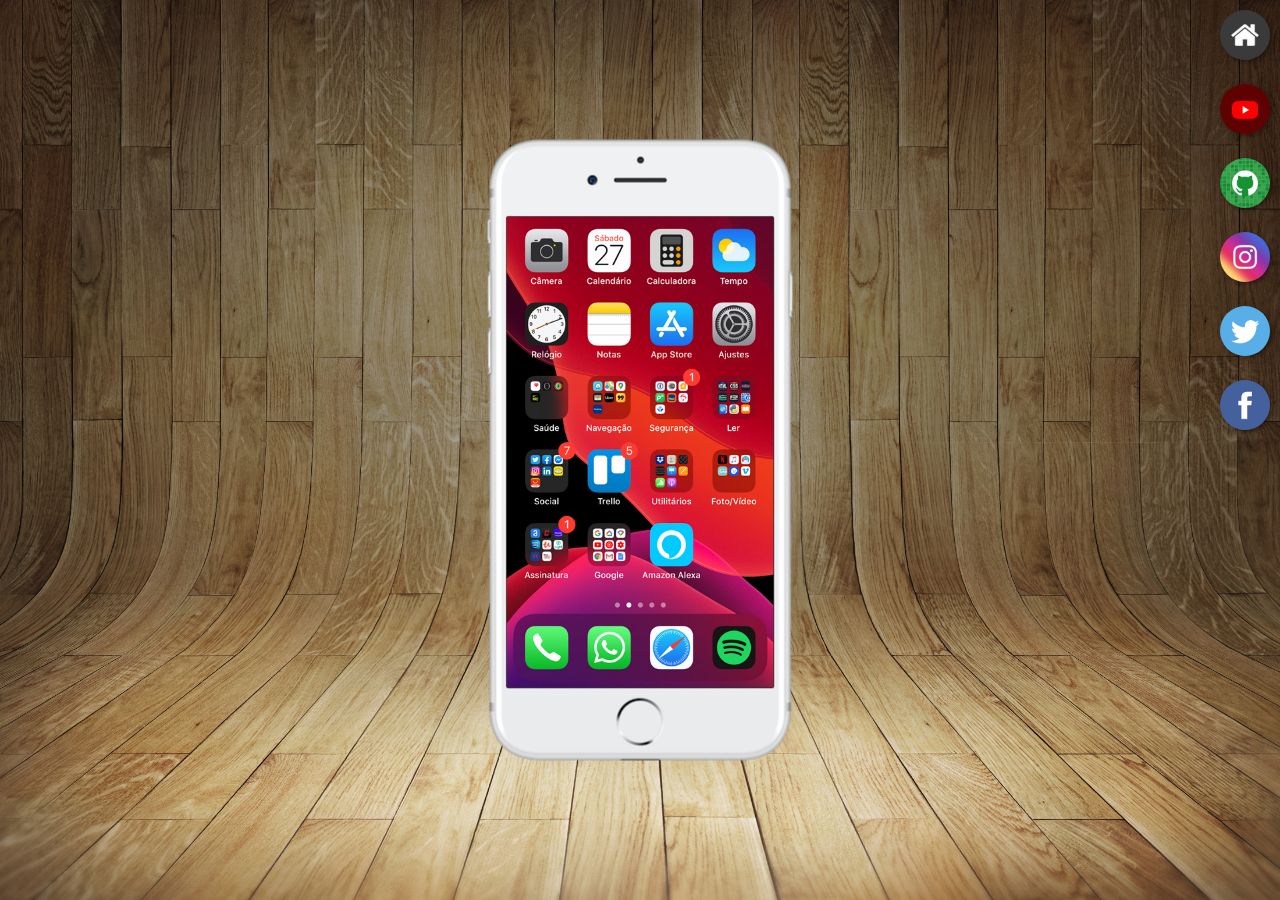
<file: index.html>
<!DOCTYPE html>
<html lang="pt-br">
<head>
    <meta charset="UTF-8">
    <meta name="viewport" content="width=device-width, initial-scale=1.0">
    <title>Projeto Redes Sociais</title>
    <link rel="shortcut icon" href="favicon.ico" type="image/x-icon">
    <link rel="stylesheet" href="estilos/style.css">
</head>
<body>
    <main>
        <section id="telefone">
            <iframe src="home.html" name="tela" id="tela" frameborder="0"></iframe>
        </section>
        <section id="redes-sociais">
            <a href="home.html" target="tela"><img src="imagens/logo-home.jpg" alt="Home"></a><br>
            <a href="youtube.html" target="tela"><img src="imagens/logo-youtube.jpg" alt="Youtube"></a><br>
            <a href="github.html" target="tela"><img src="imagens/logo-github.jpg" alt="GitHub"></a><br>
            <a href="instagram.html" target="tela"><img src="imagens/logo-instagram.jpg" alt="Instagram"></a><br>
            <a href="twitter.html" target="tela"><img src="imagens/logo-twitter.jpg" alt="Twitter"></a><br>
            <a href="facebook.html" target="tela"><img src="imagens/logo-facebook.jpg" alt="Facebook"></a>
        </section>
    </main>
</body>
</html>
</file>
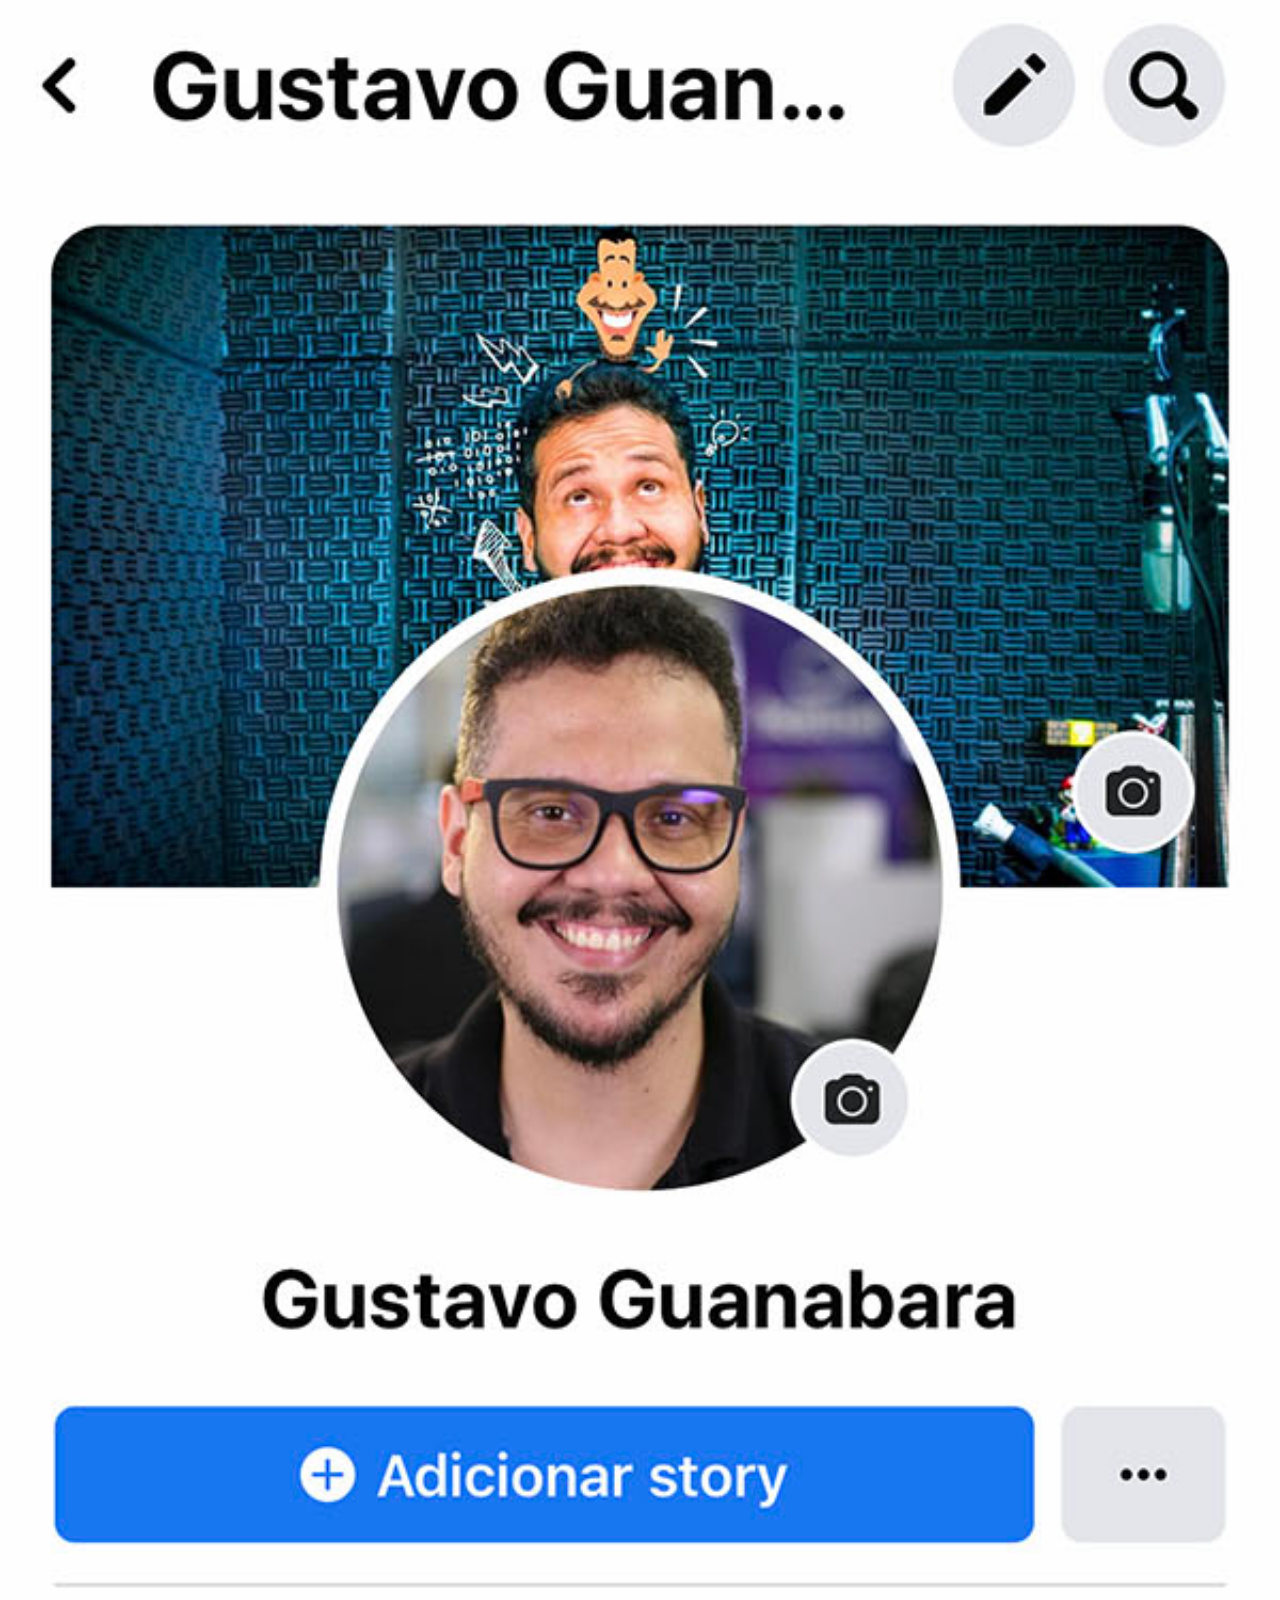
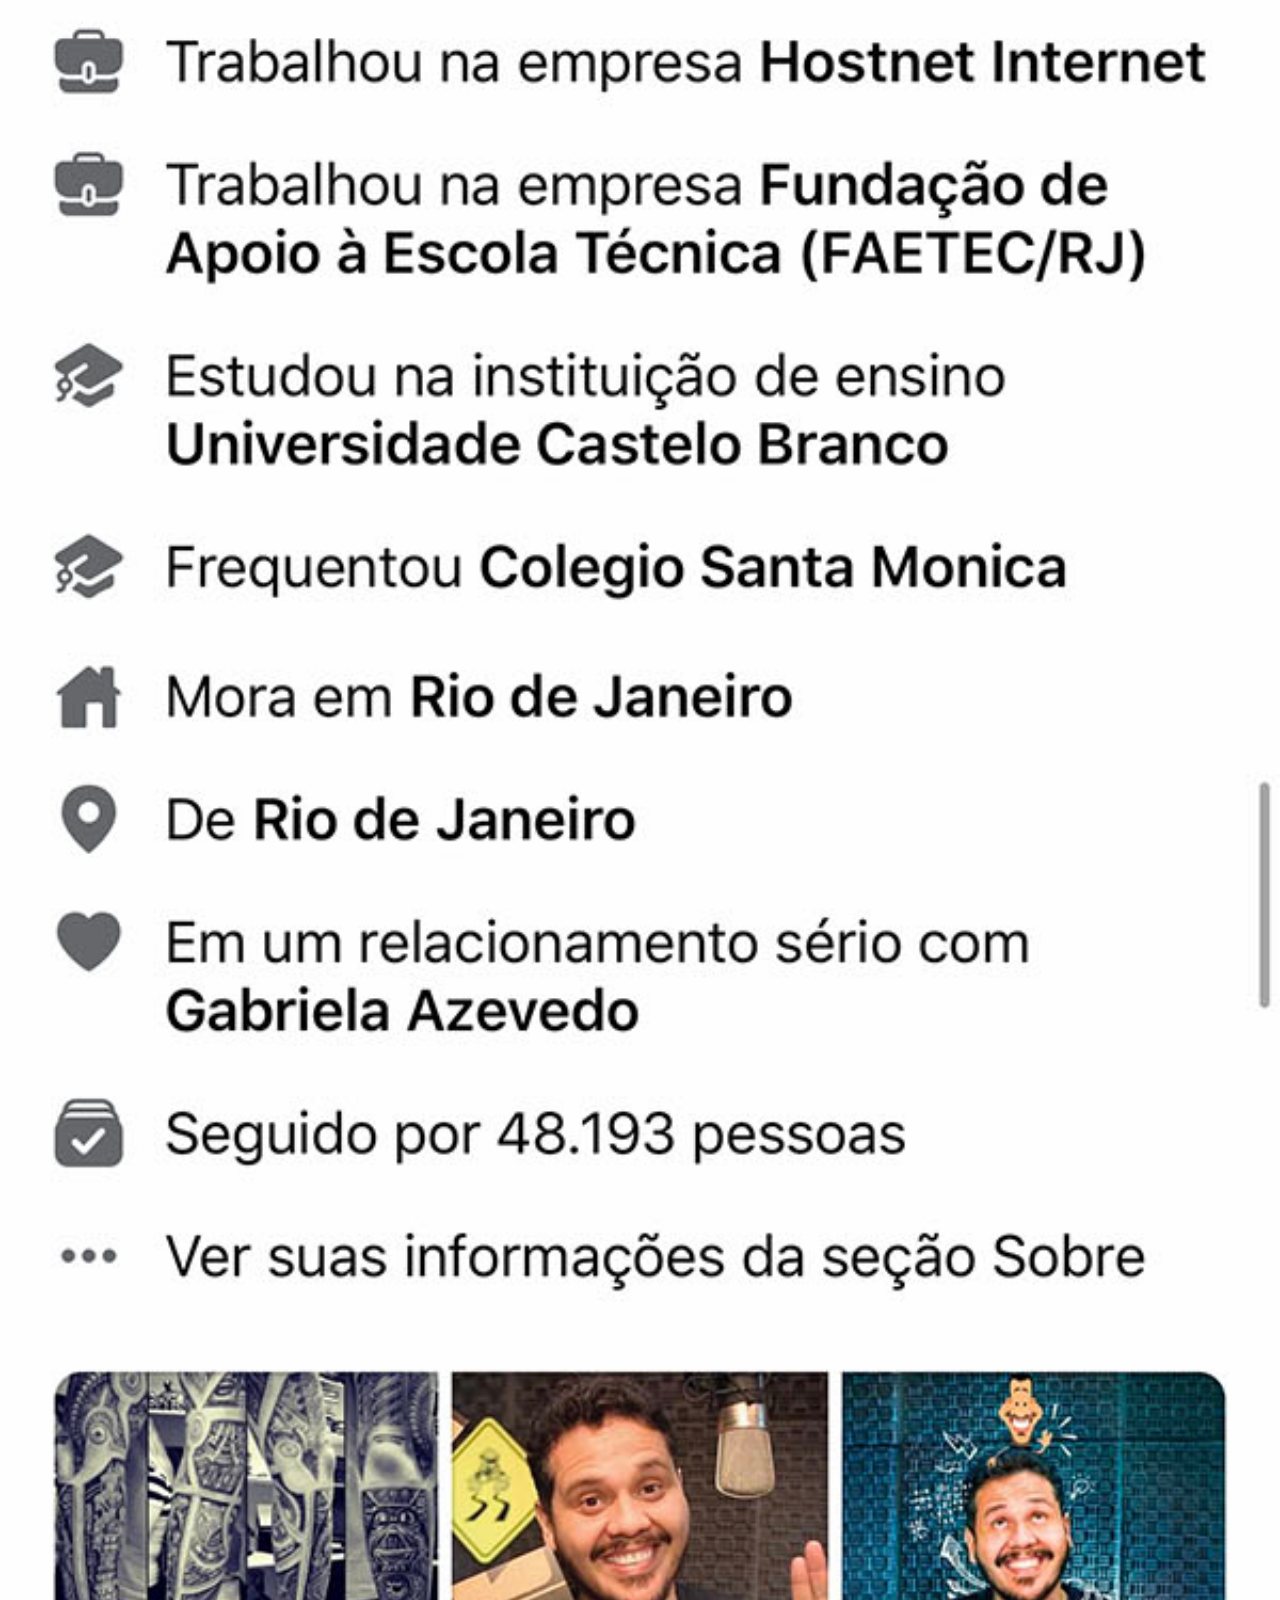
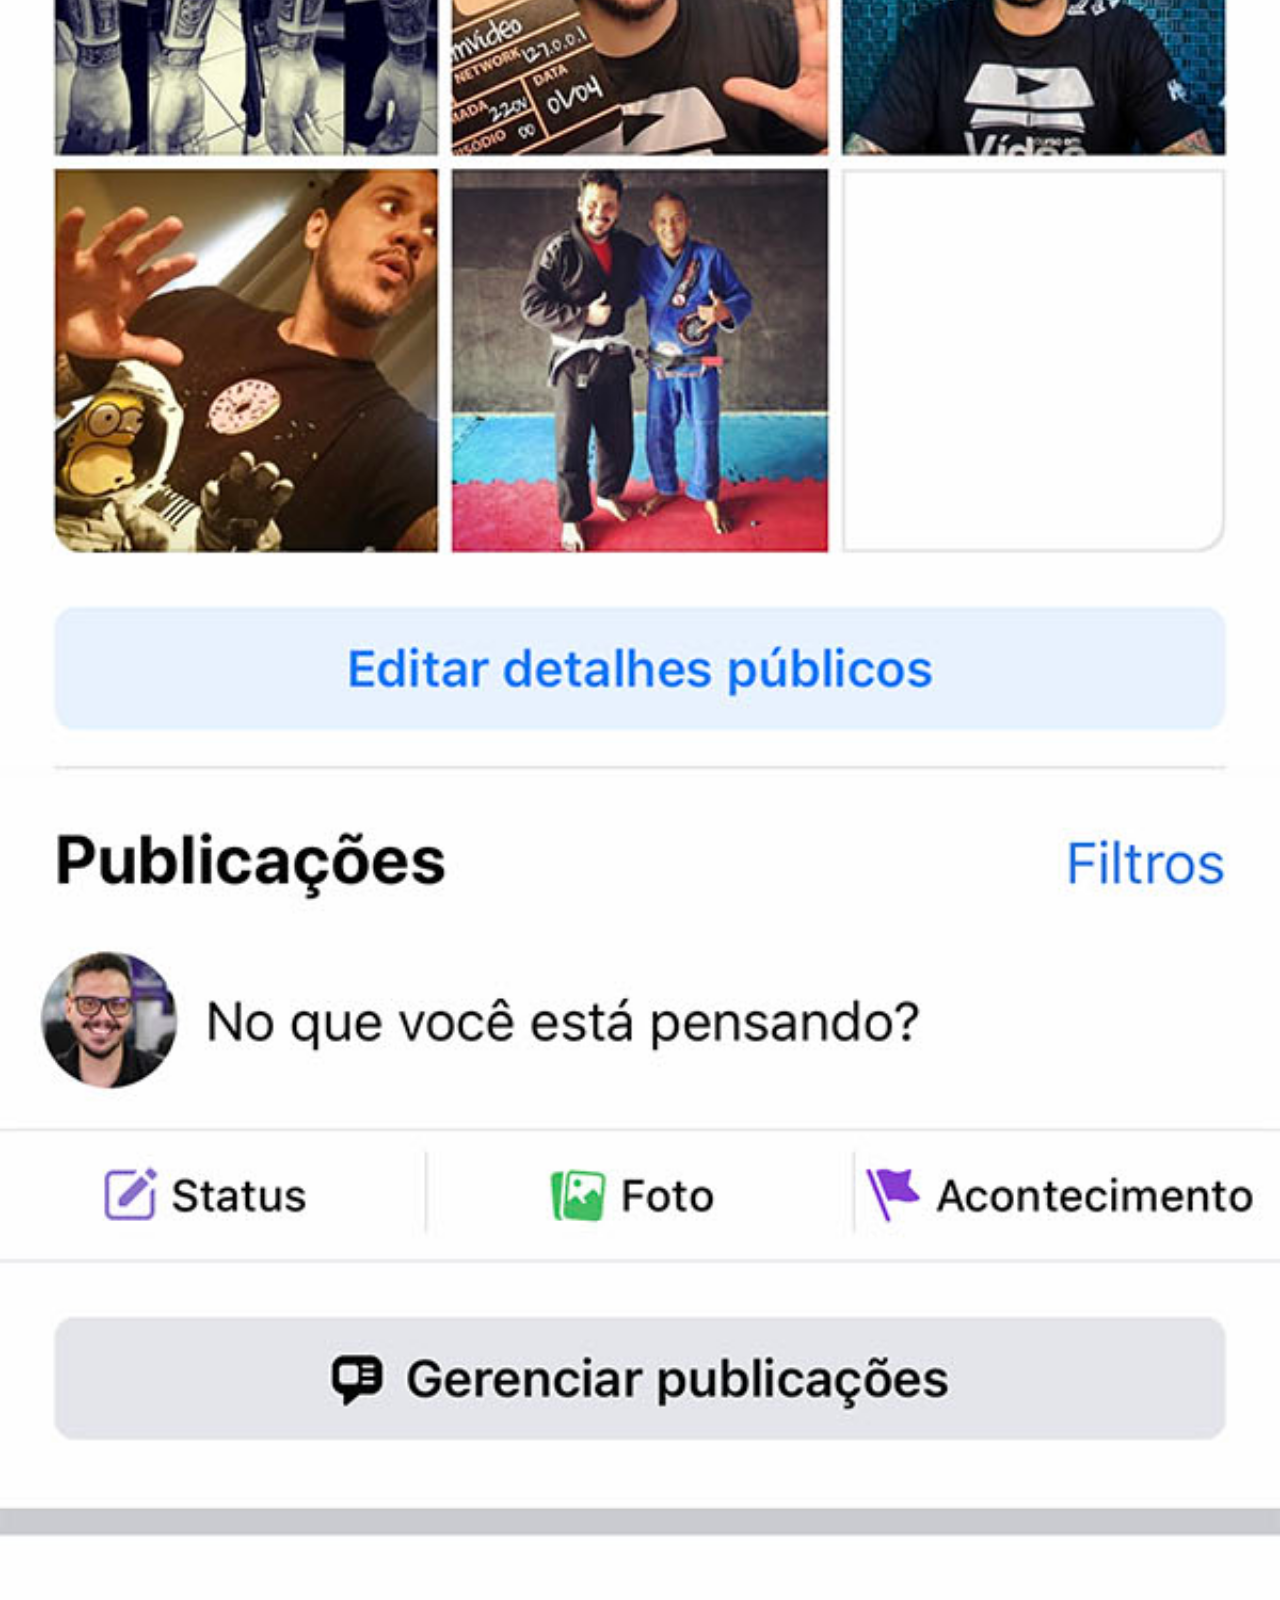
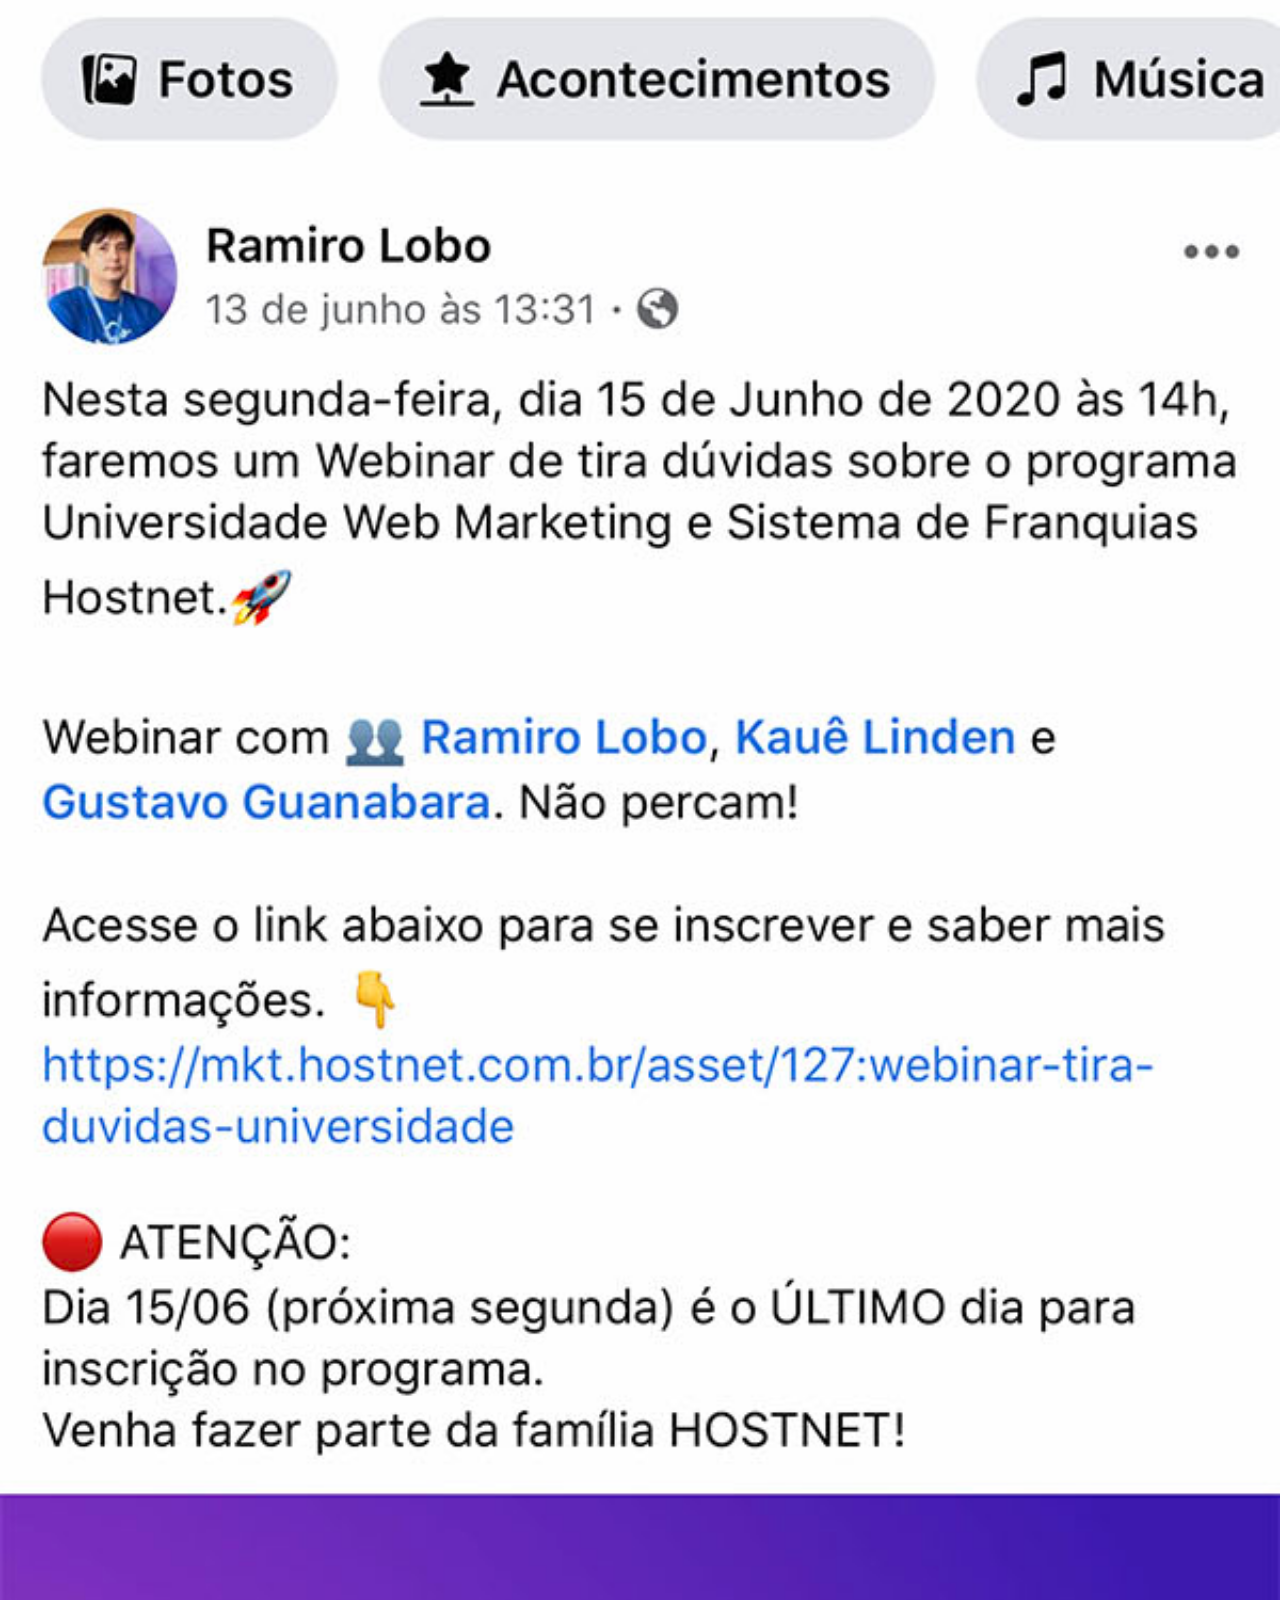
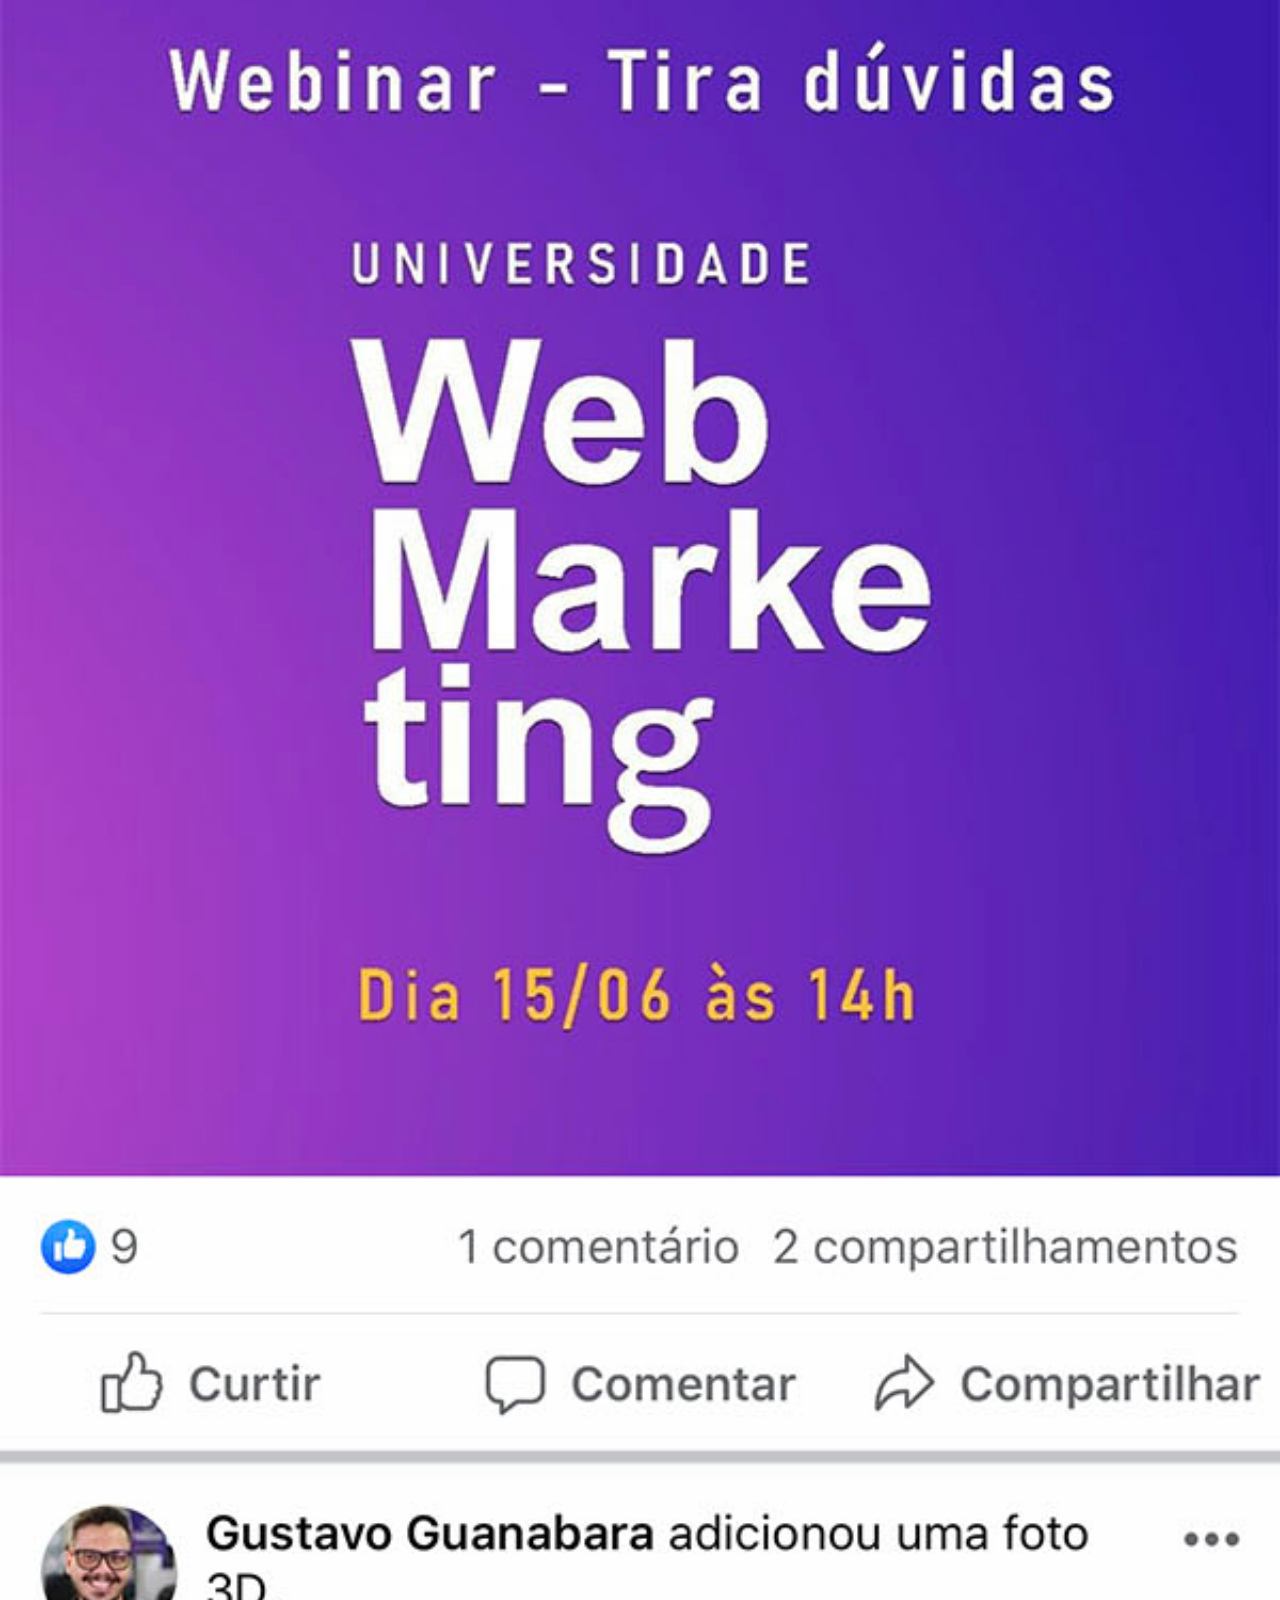
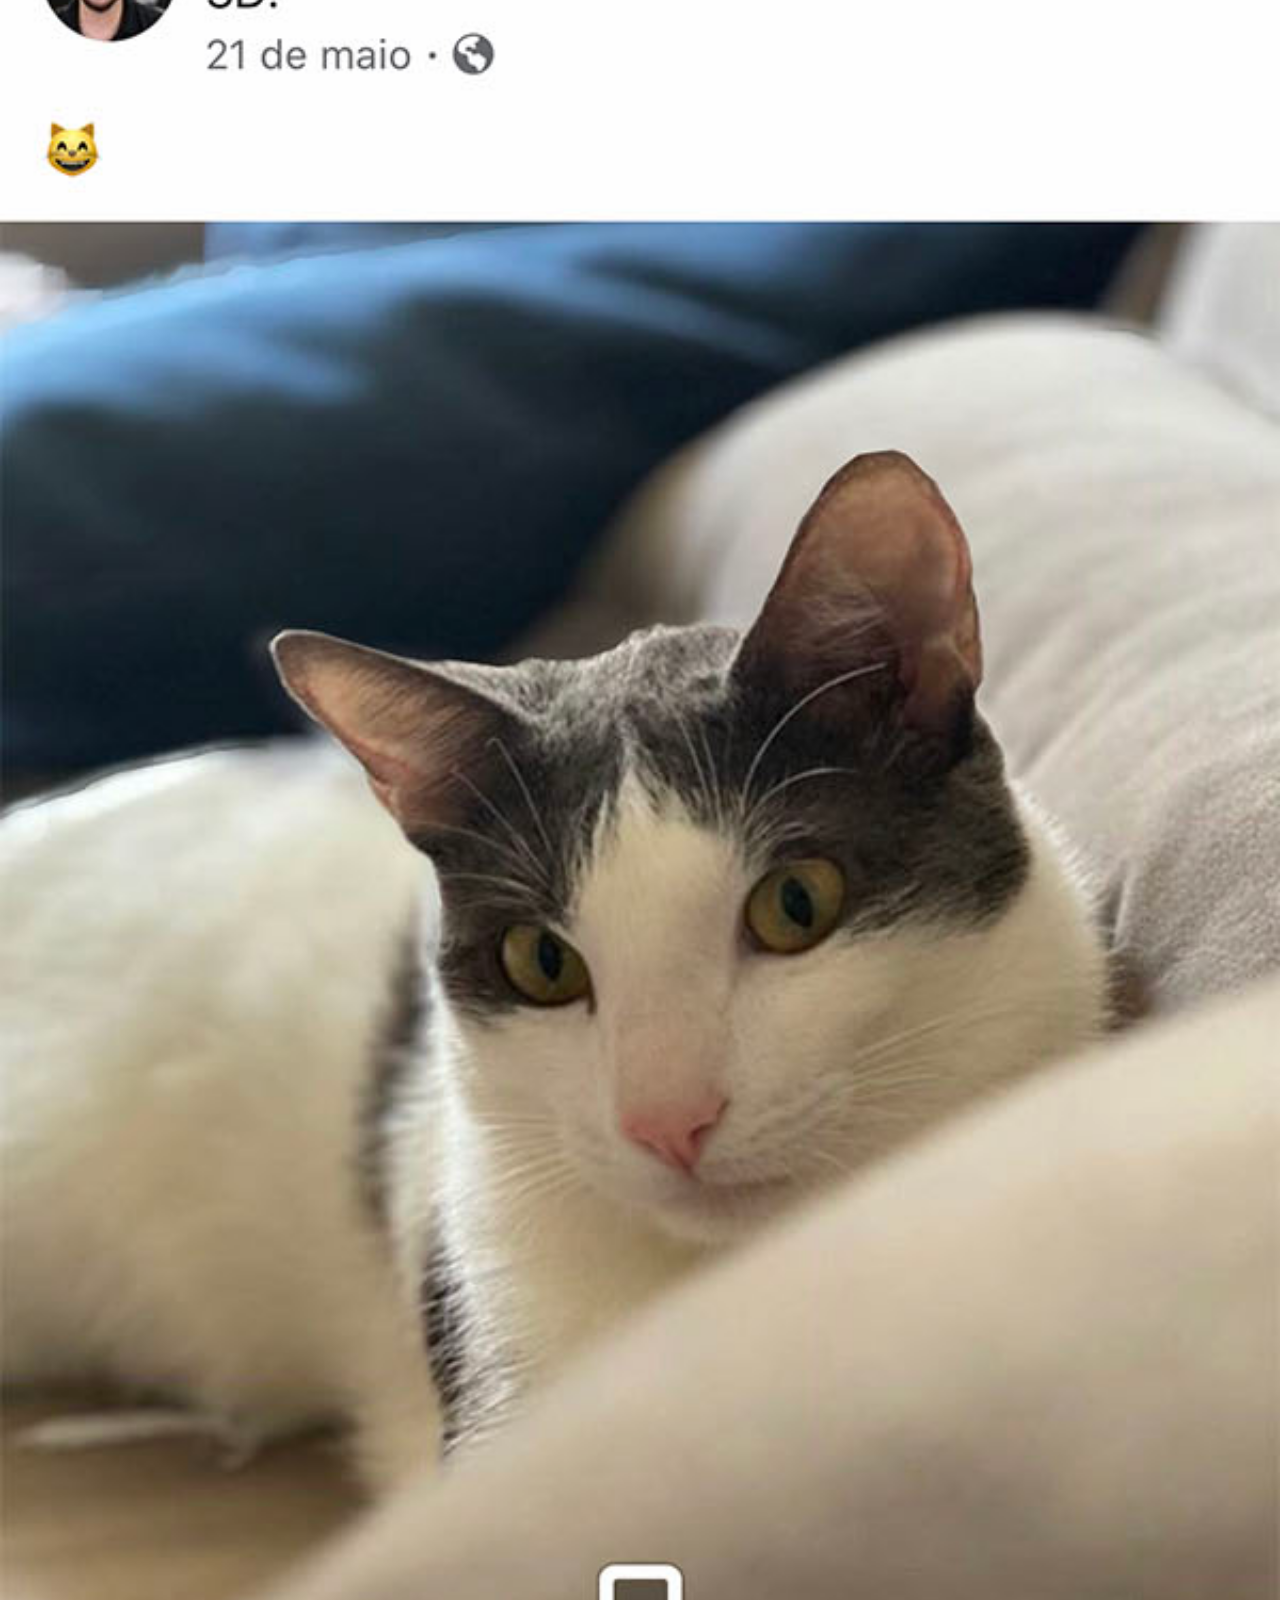
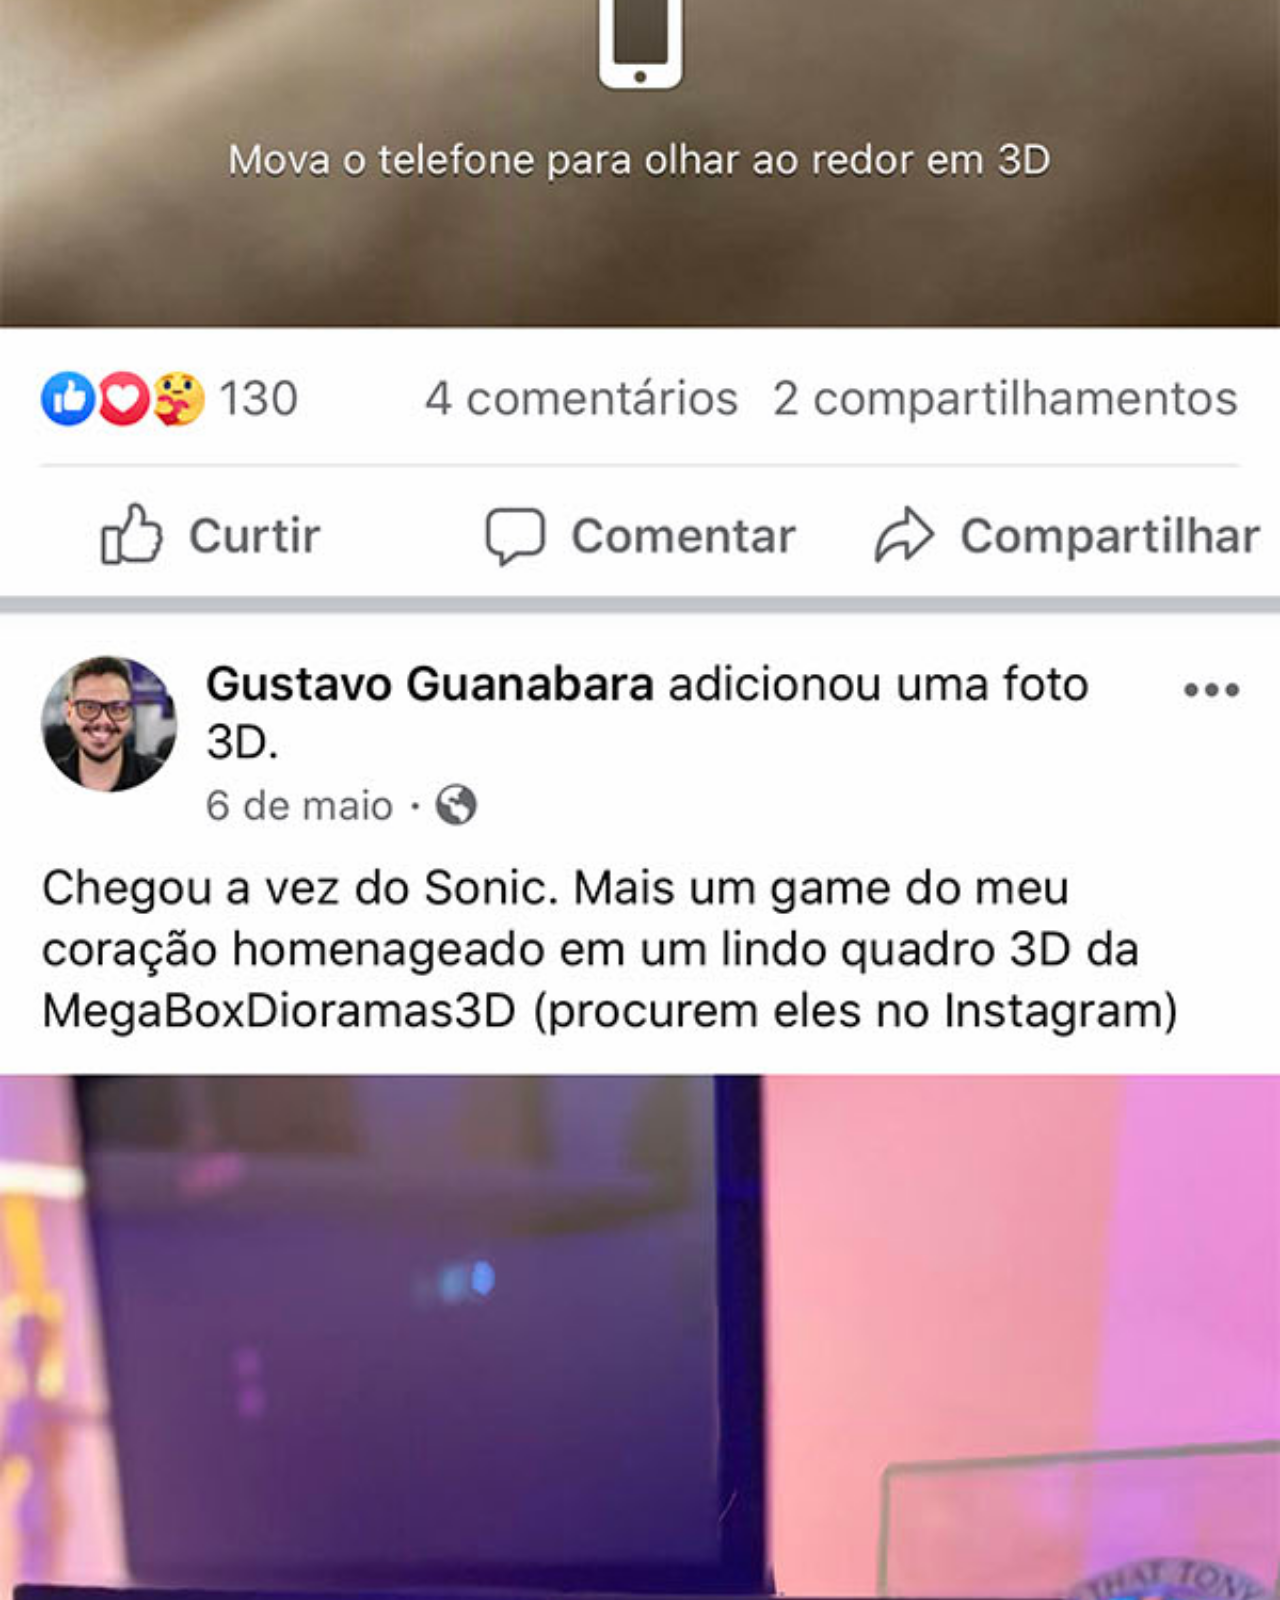
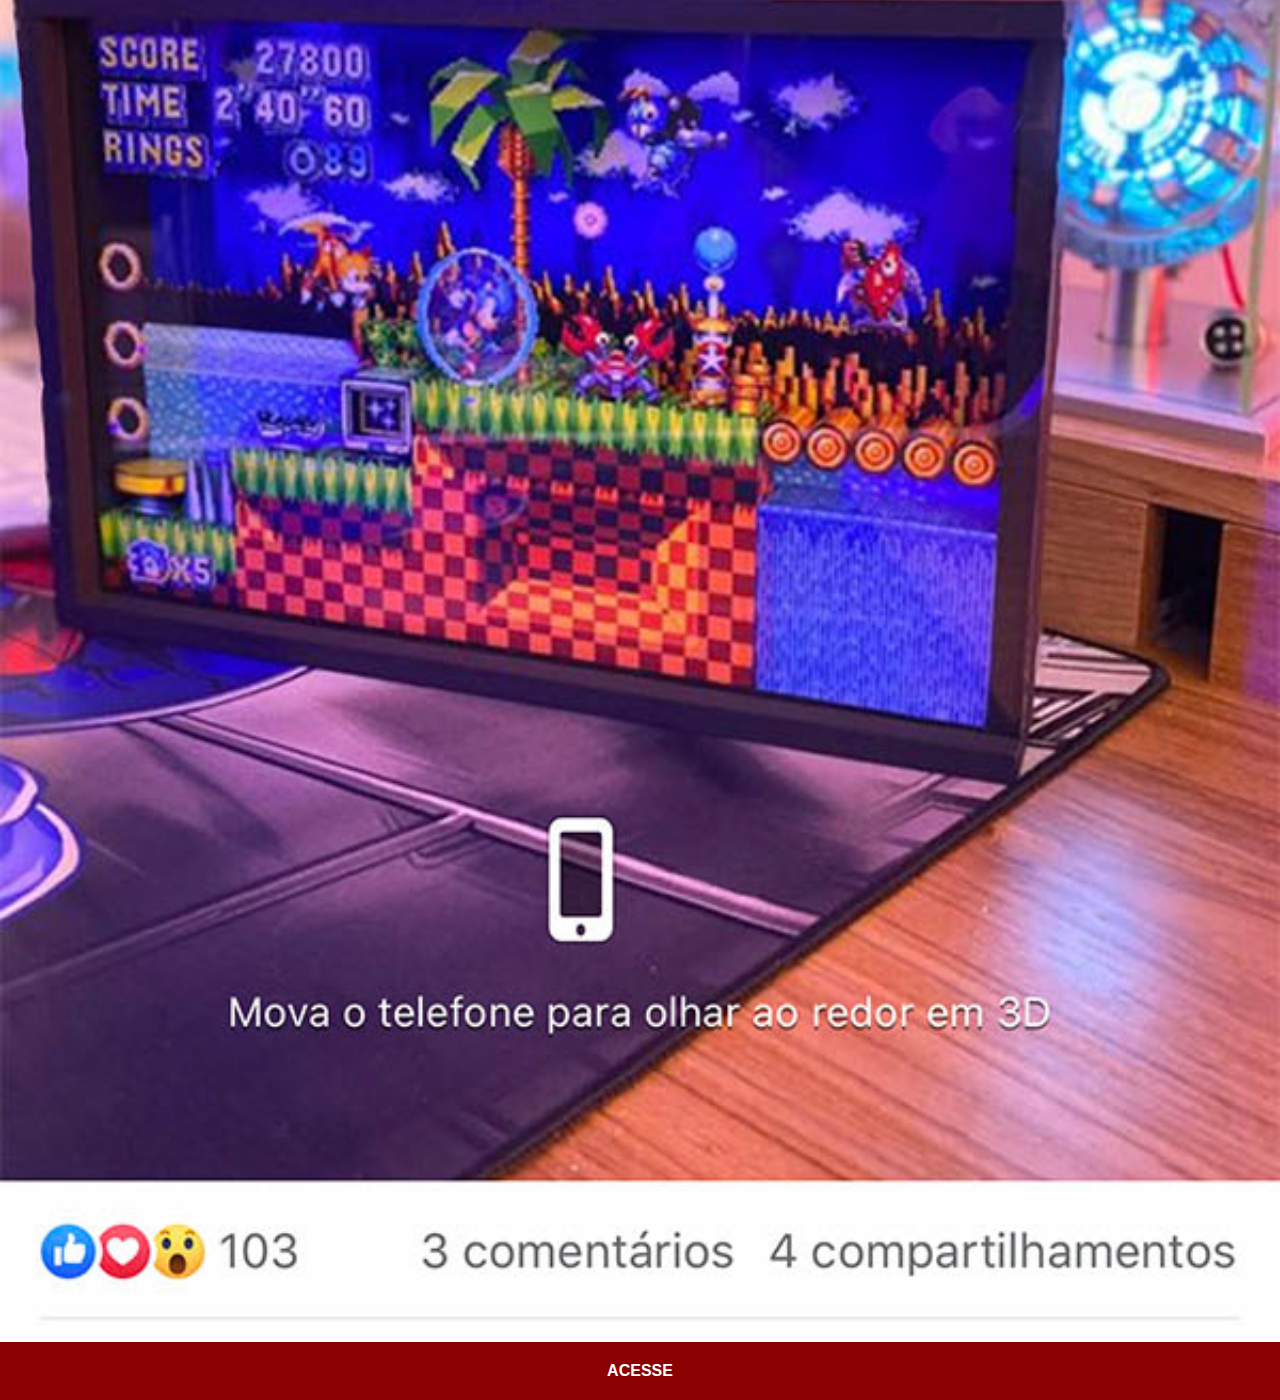
<file: facebook.html>
<!DOCTYPE html>
<html lang="pt-br">
<head>
    <meta charset="UTF-8">
    <meta name="viewport" content="width=device-width, initial-scale=1.0">
    <title>Facebook</title>
    <link rel="stylesheet" href="estilos/social.css">
</head>
<body>
    <img src="imagens/tela-facebook.jpg" alt="Facebook">
    <a href="https://facebook.com" target="_blank">ACESSE</a>
</body>
</html>
</file>
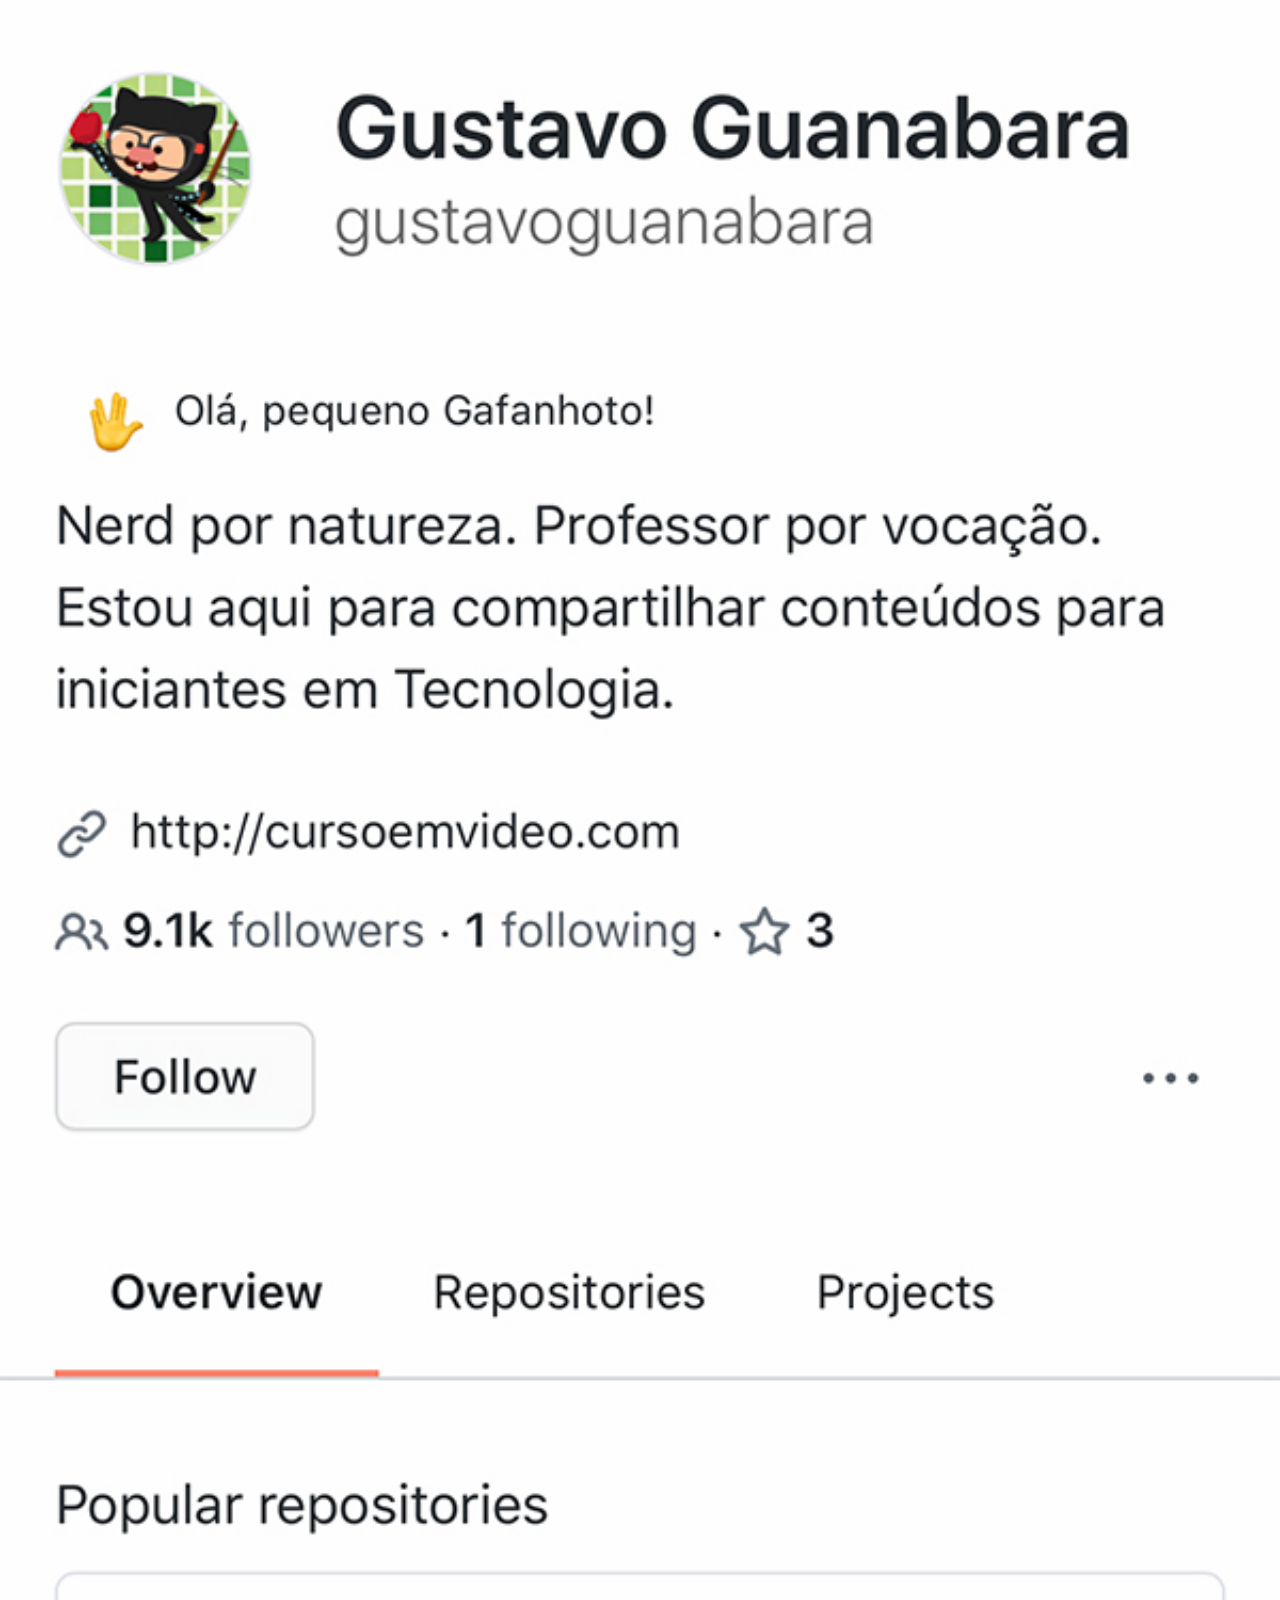
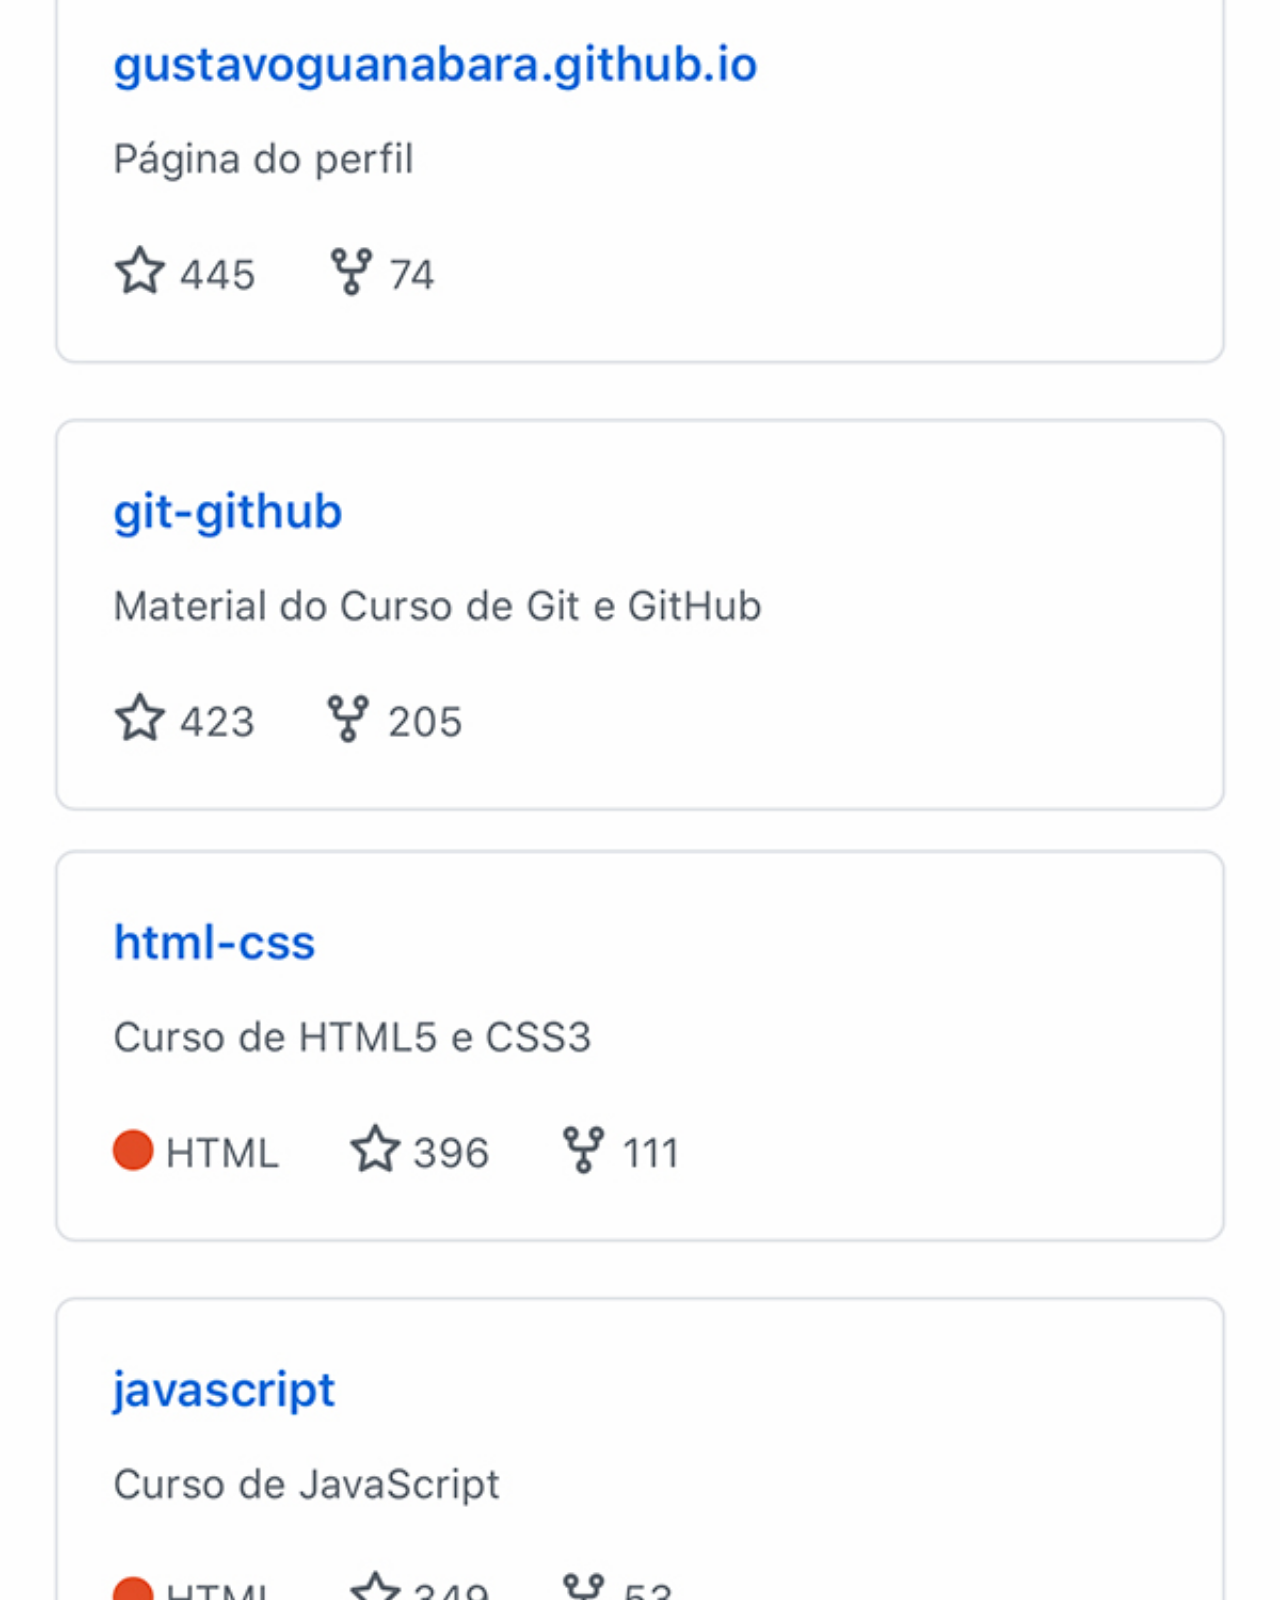
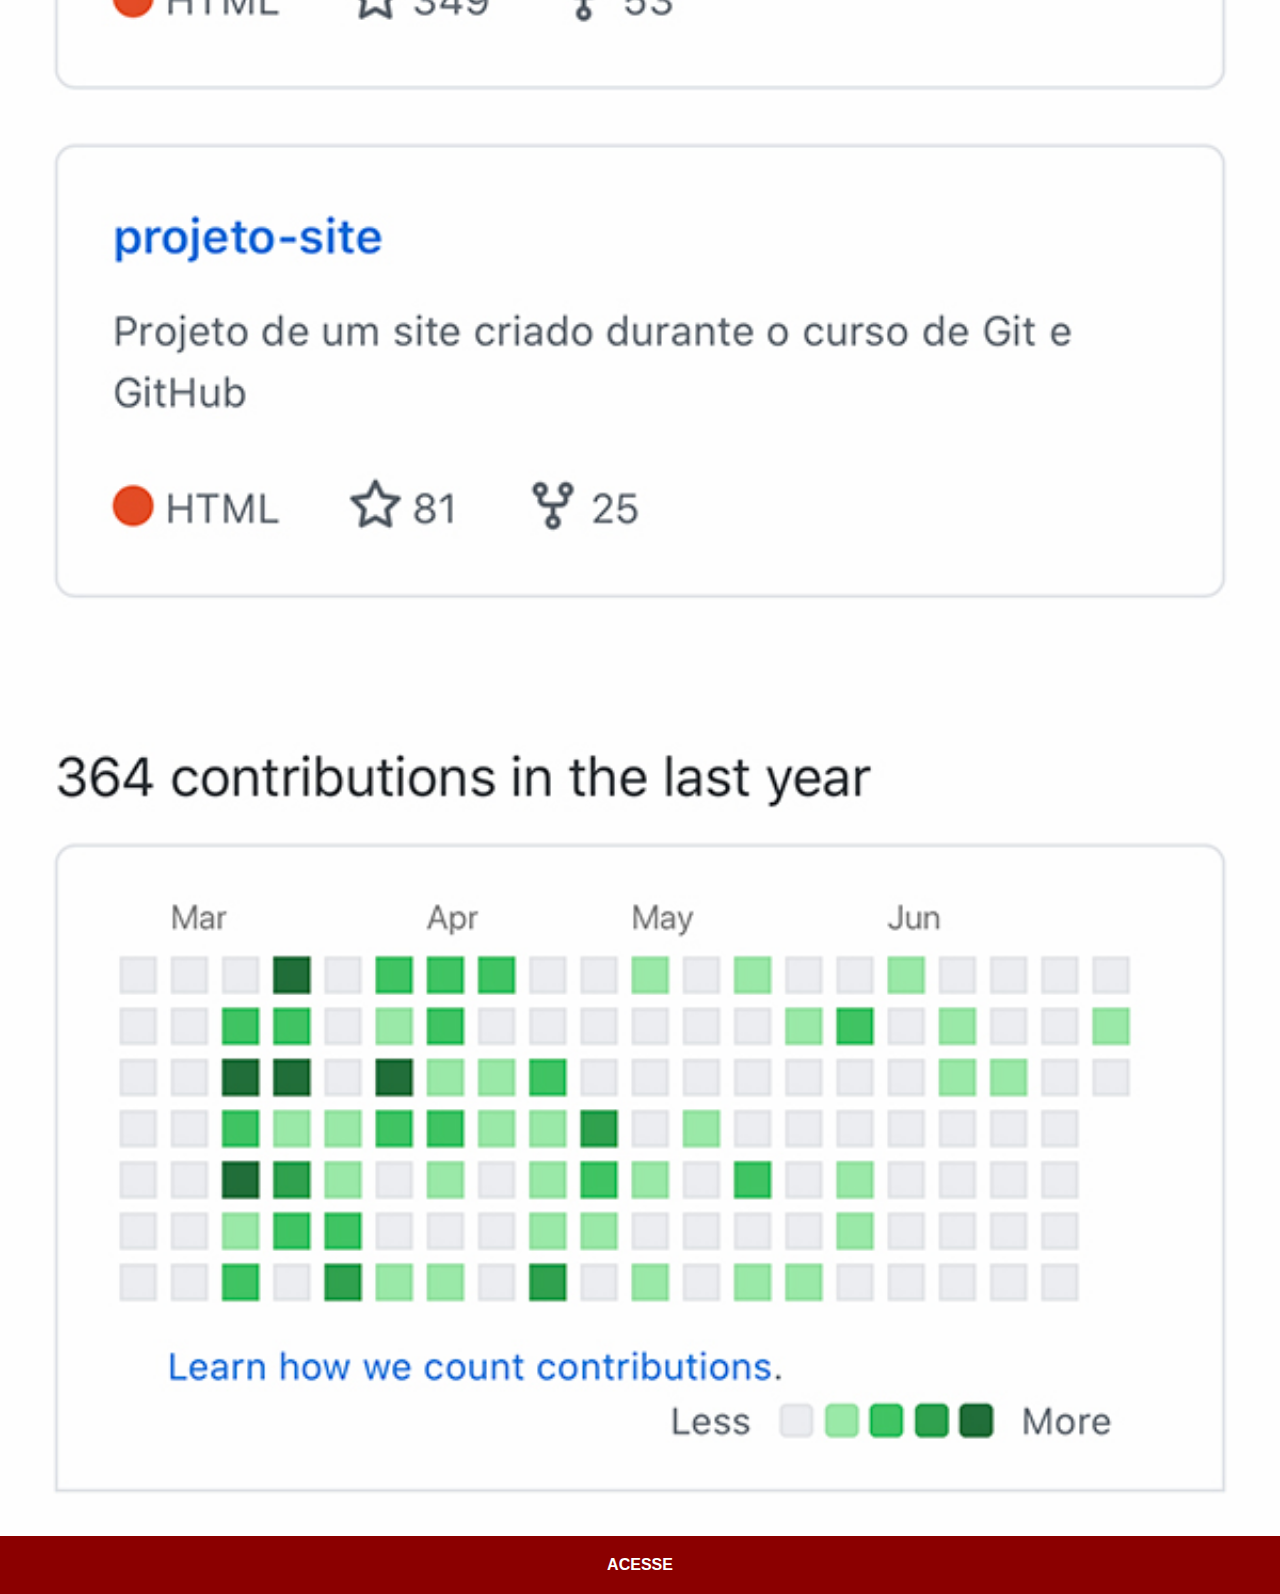
<file: github.html>
<!DOCTYPE html>
<html lang="pt-br">
<head>
    <meta charset="UTF-8">
    <meta name="viewport" content="width=device-width, initial-scale=1.0">
    <title>GitHub</title>
    <link rel="stylesheet" href="estilos/social.css">
</head>
<body>
    <img src="imagens/tela-github.jpg" alt="GitHub">
    <a href="https://github.com/gustavoguanabara" target="_blank">ACESSE</a>
</body>
</html>
</file>
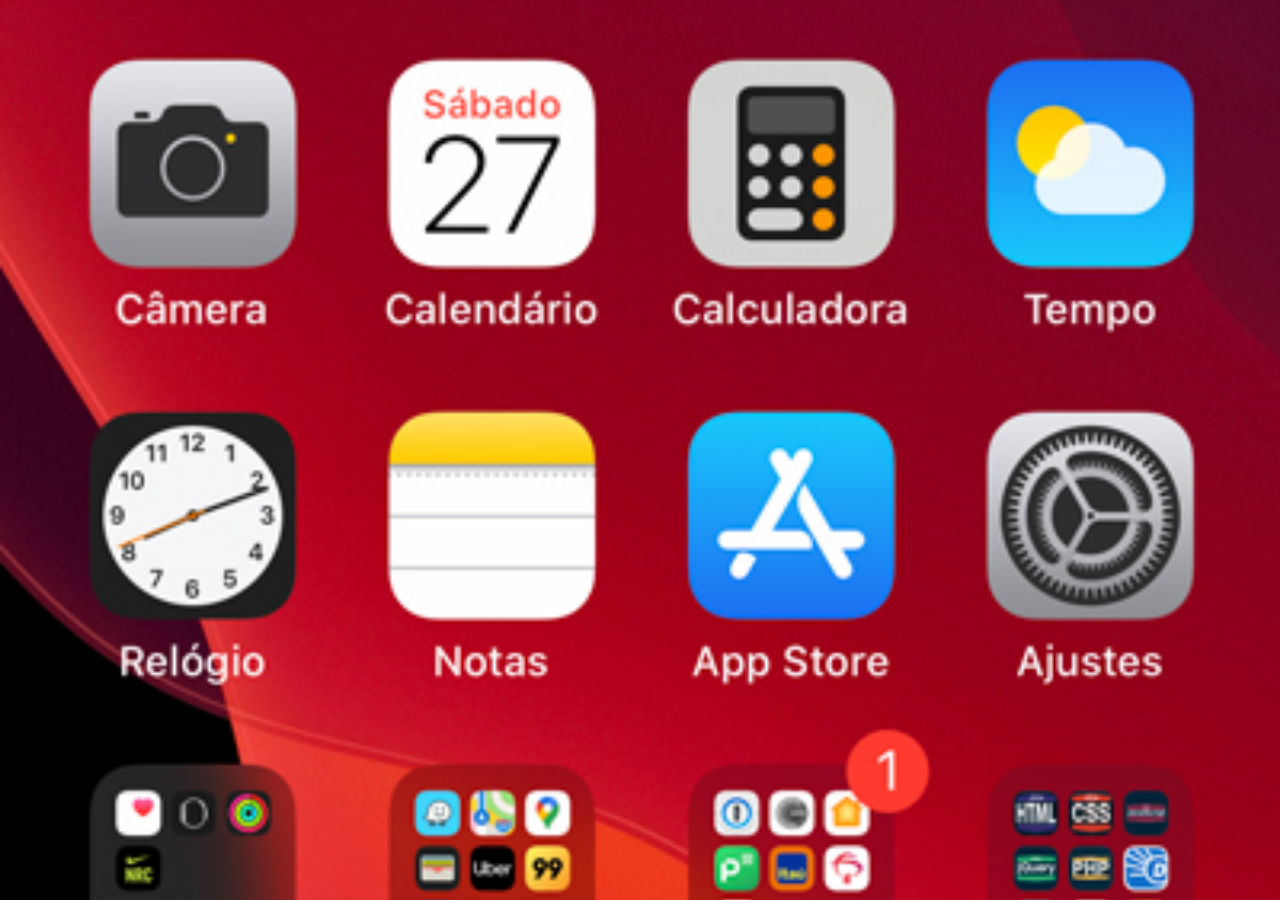
<file: home.html>
<!DOCTYPE html>
<html lang="pt-br">
<head>
    <meta charset="UTF-8">
    <meta name="viewport" content="width=device-width, initial-scale=1.0">
    <title>Home</title>
</head>
<style>
    *{
        margin: 0px;
        padding: 0px;
    }

    body{
        height: 100vh;
        width: 100vw;       
        background: black url('imagens/tela-home.jpg') no-repeat top center;
        background-size: cover;
    }
</style>
<body>
    
</body>
</html>
</file>
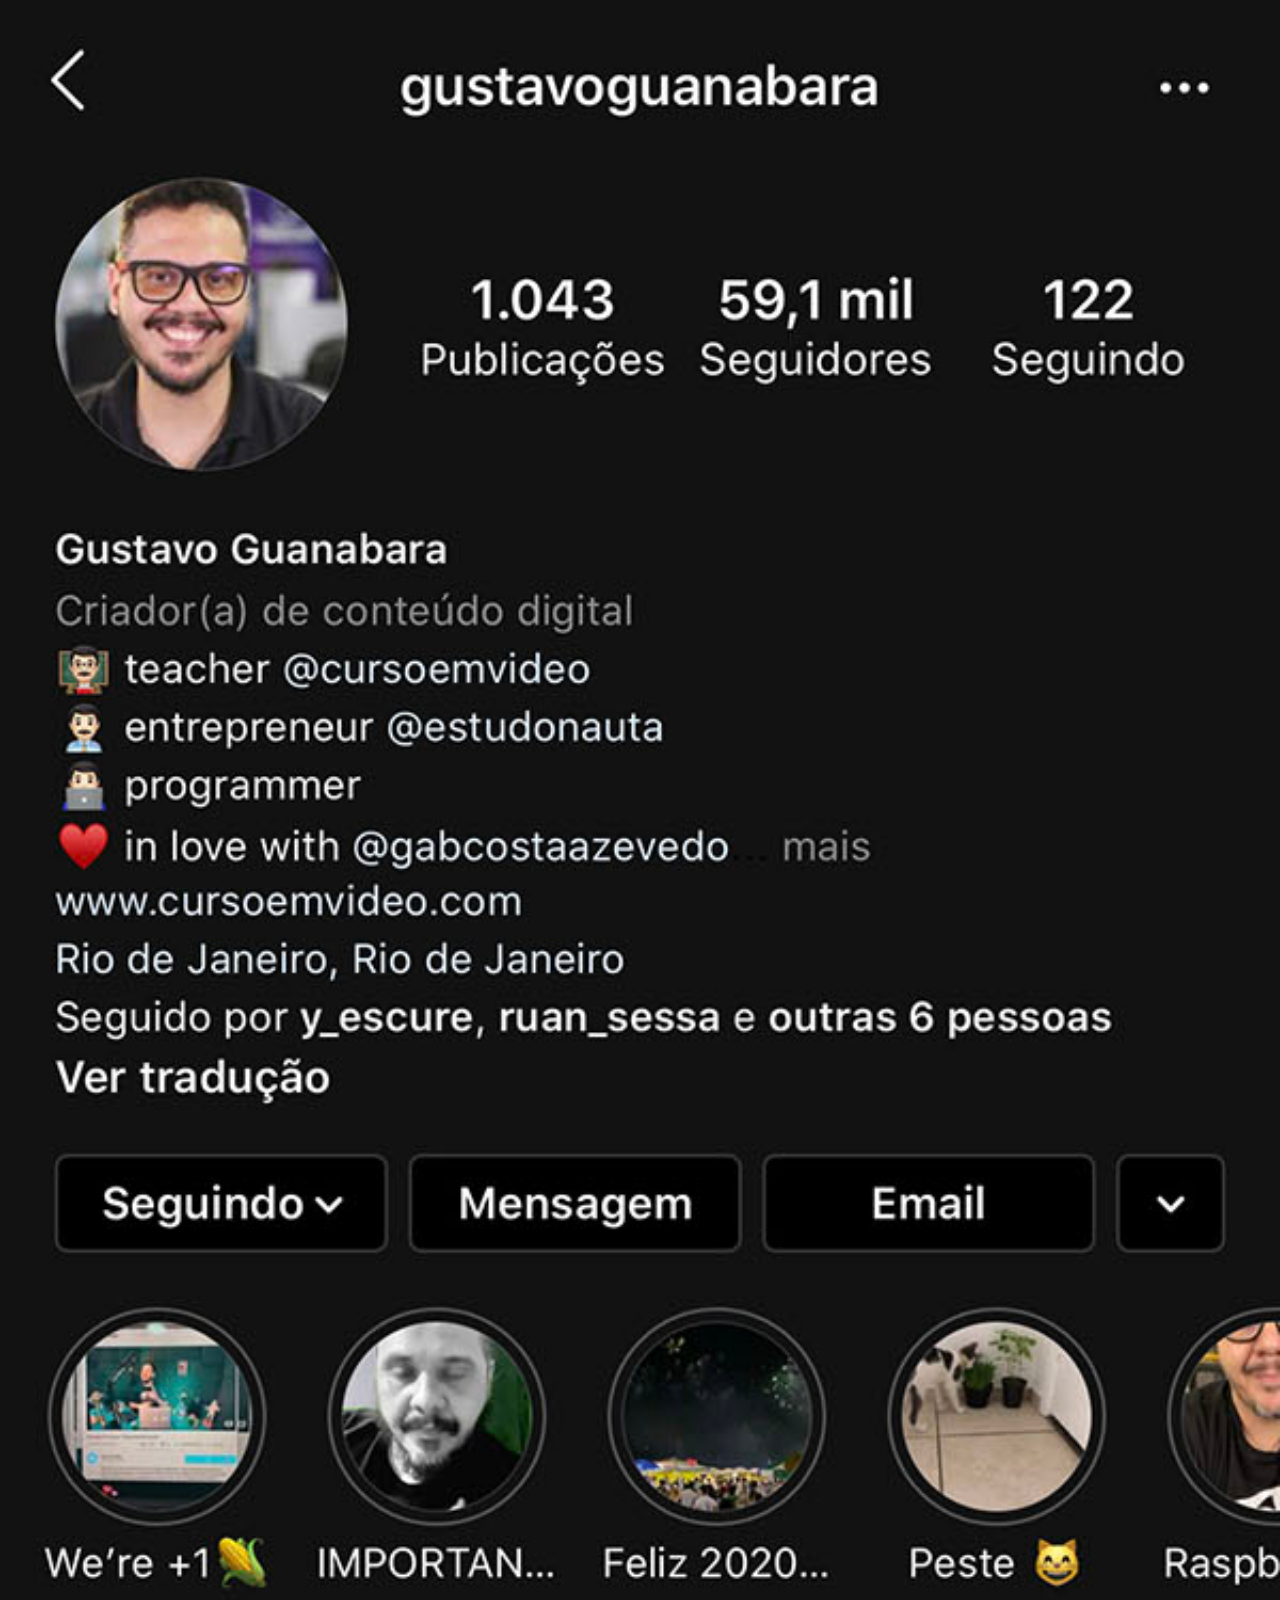
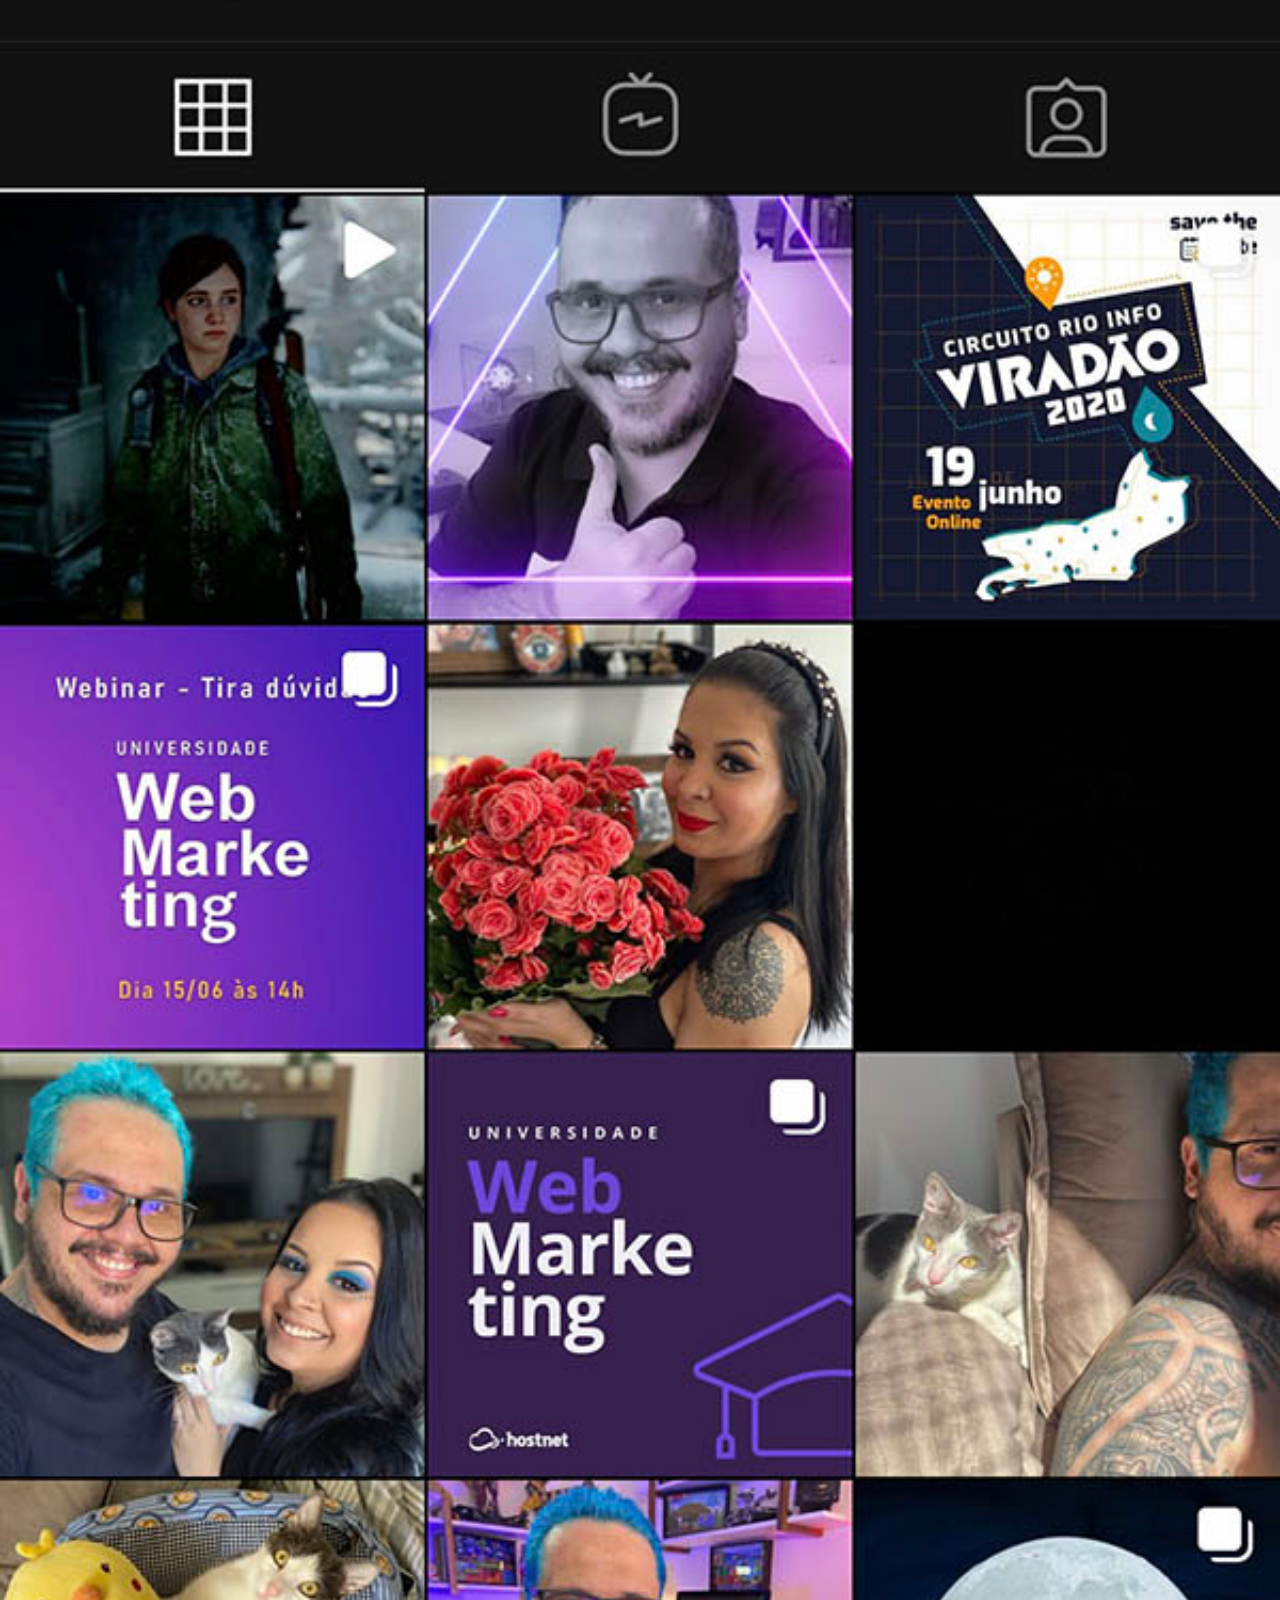
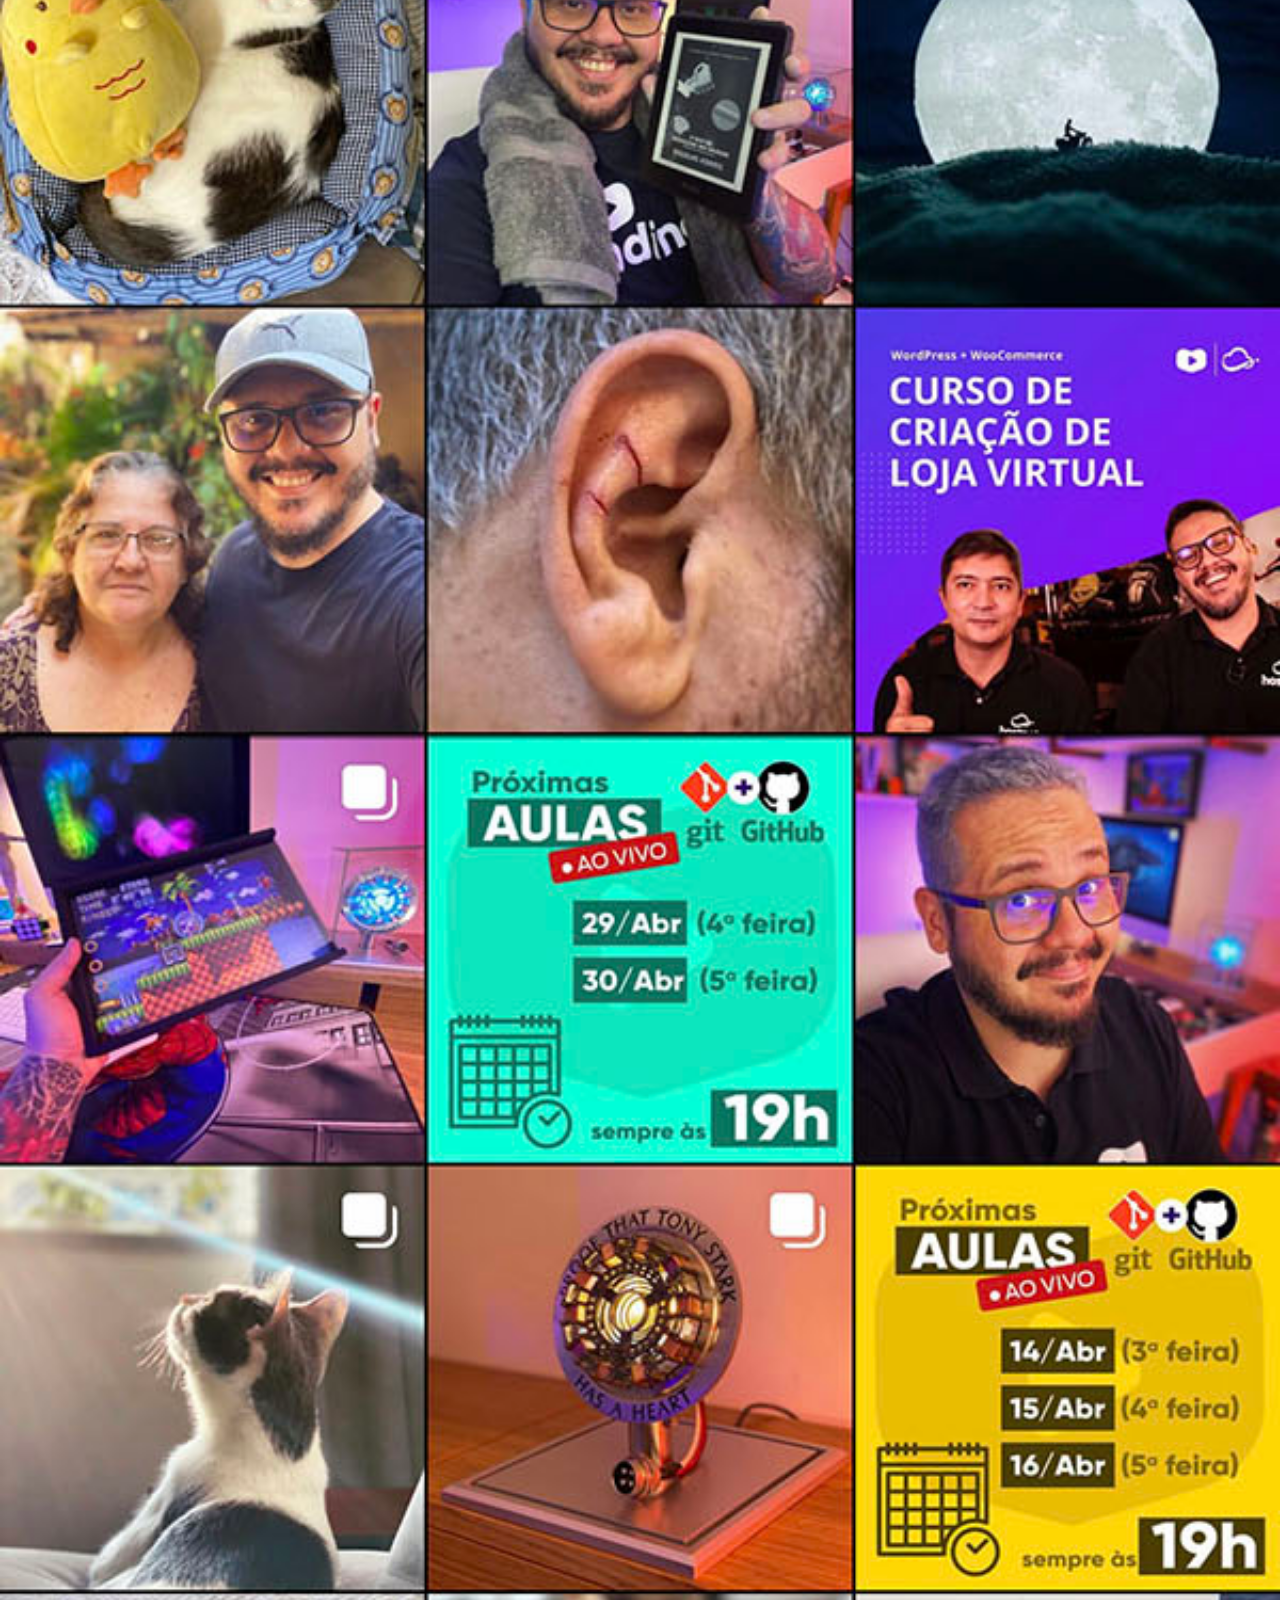
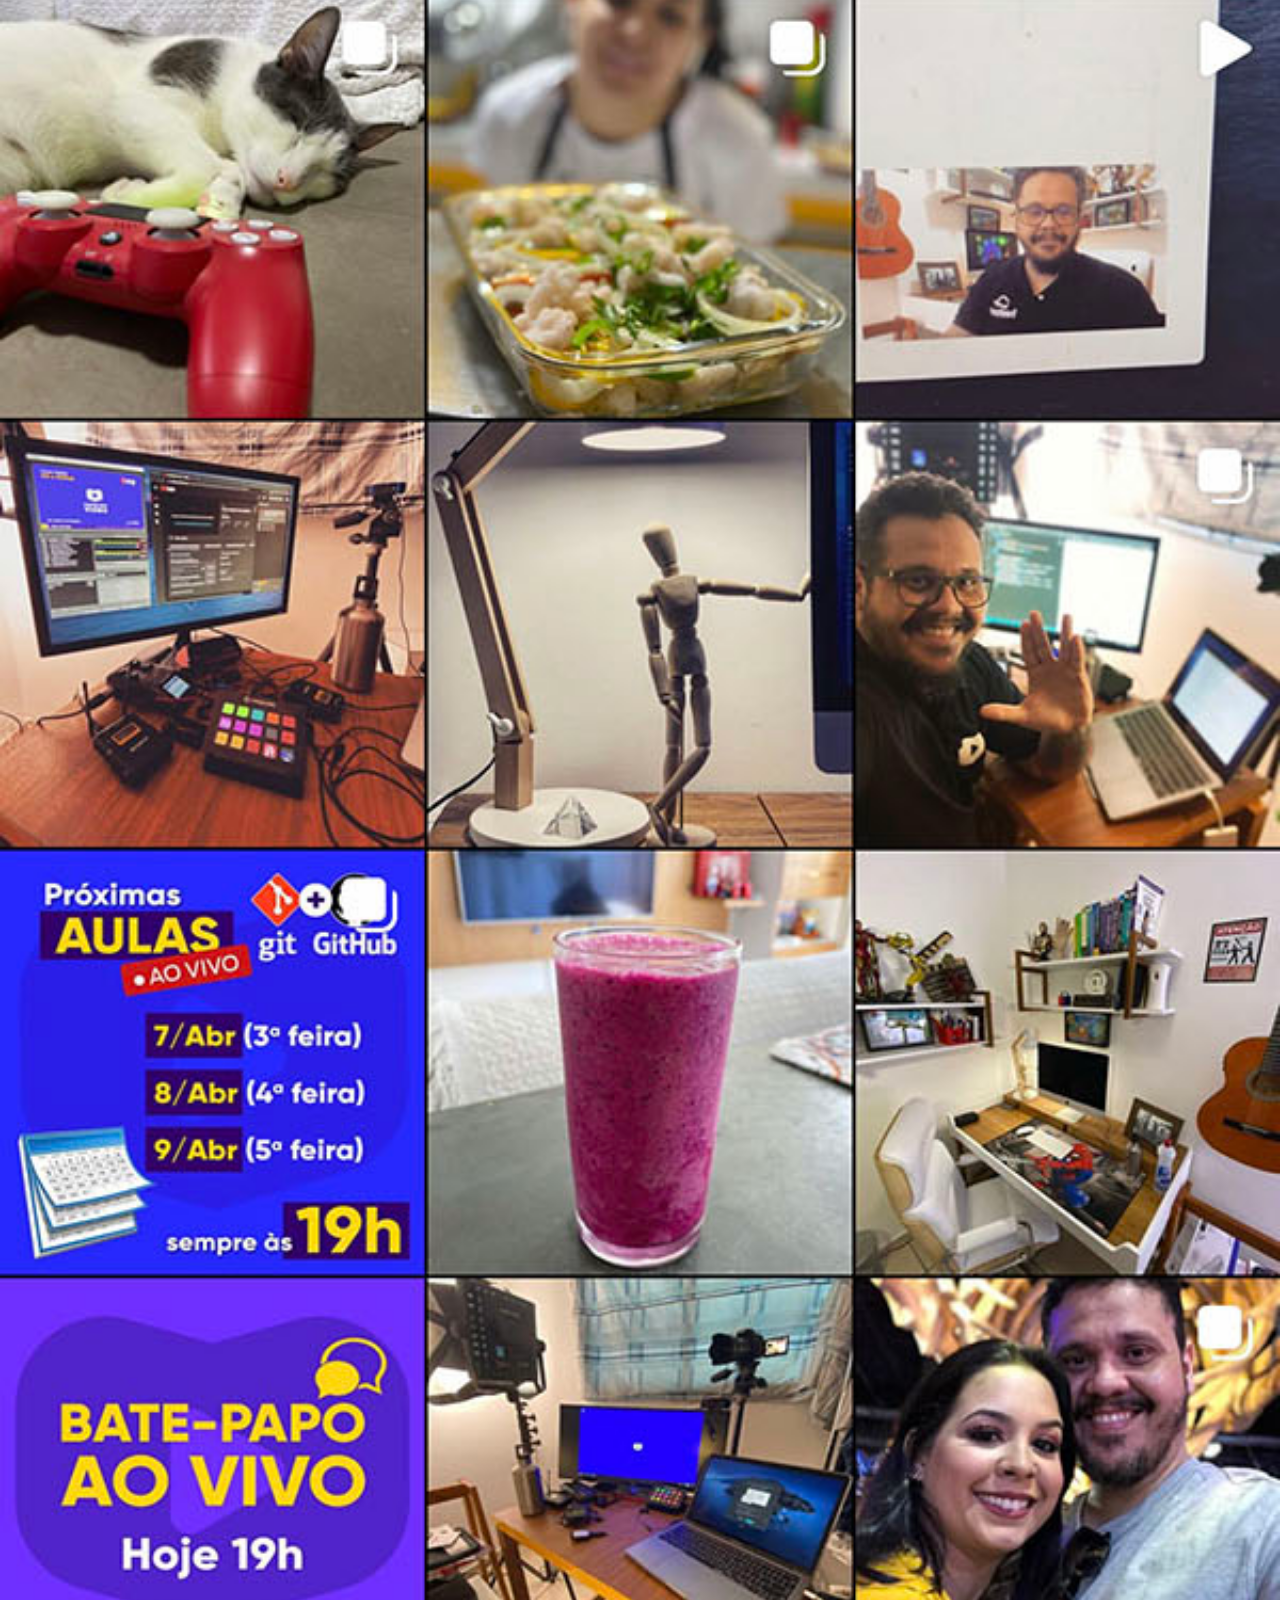
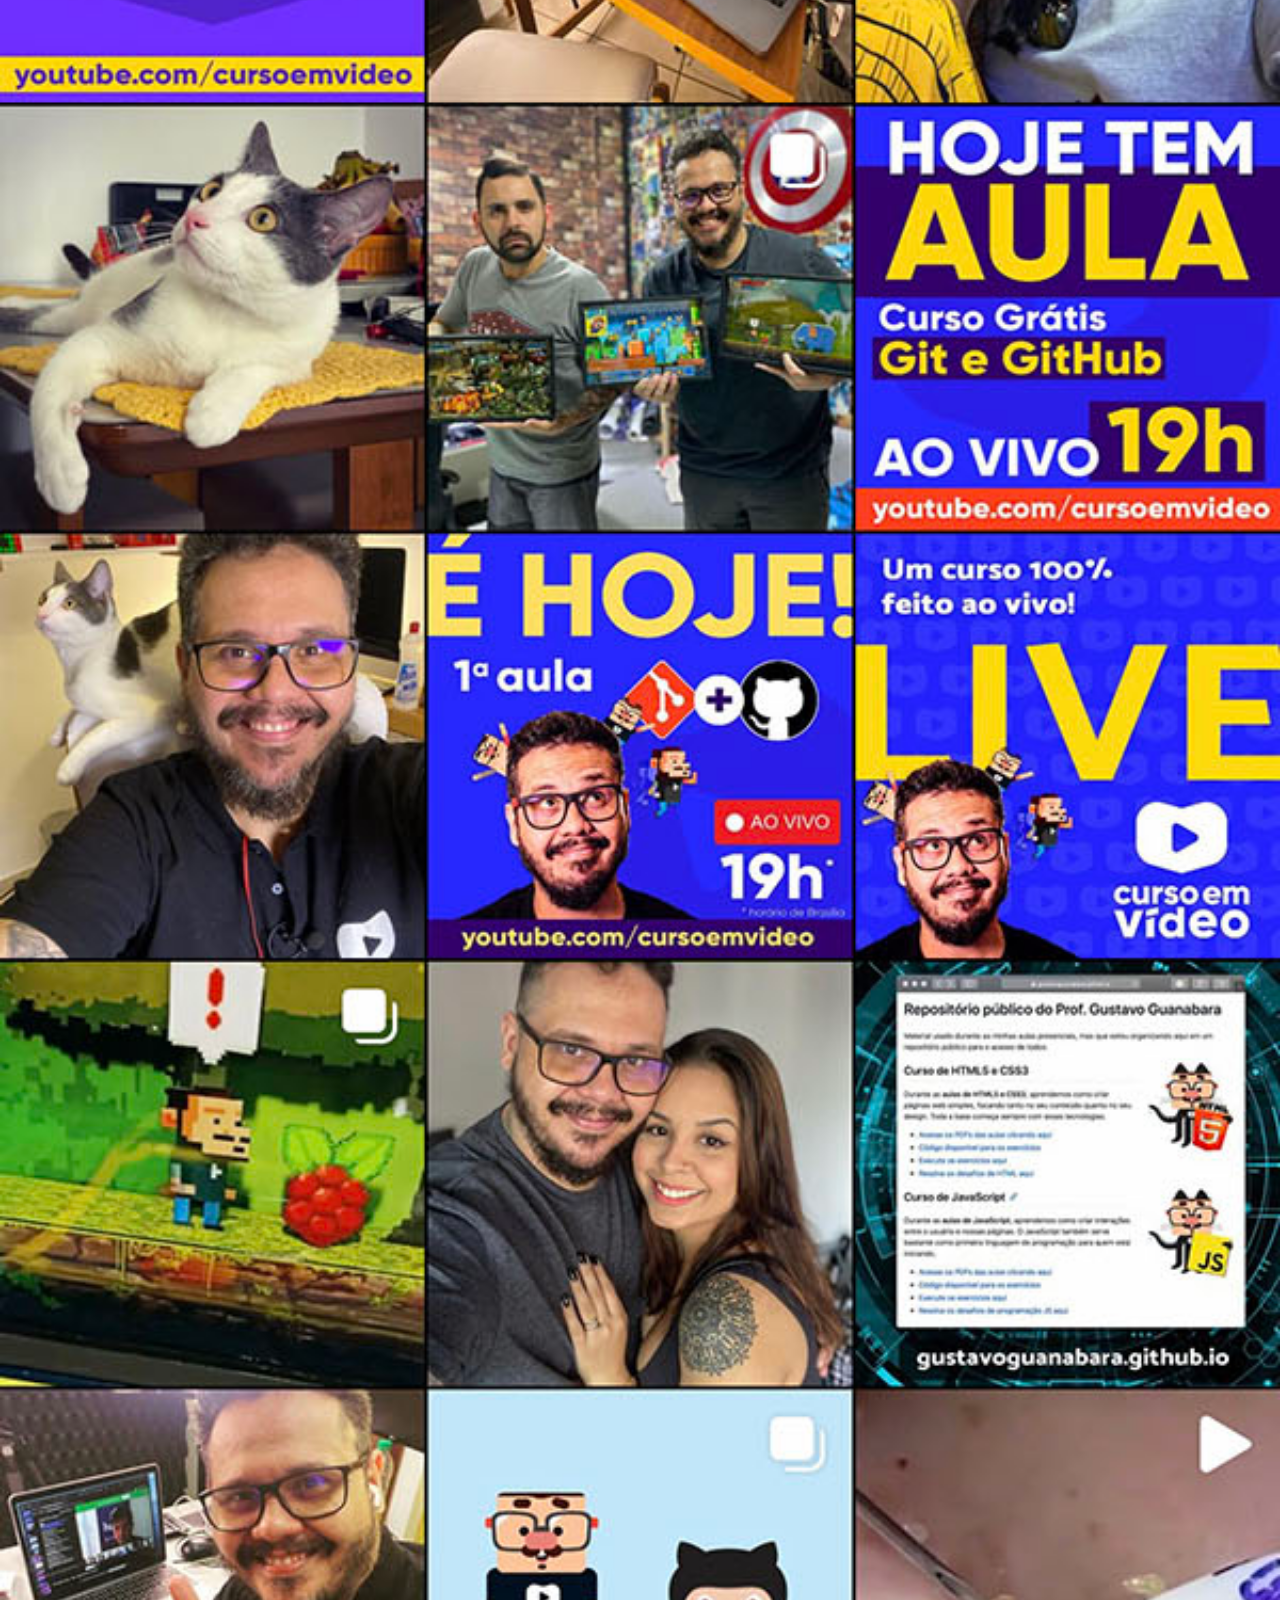
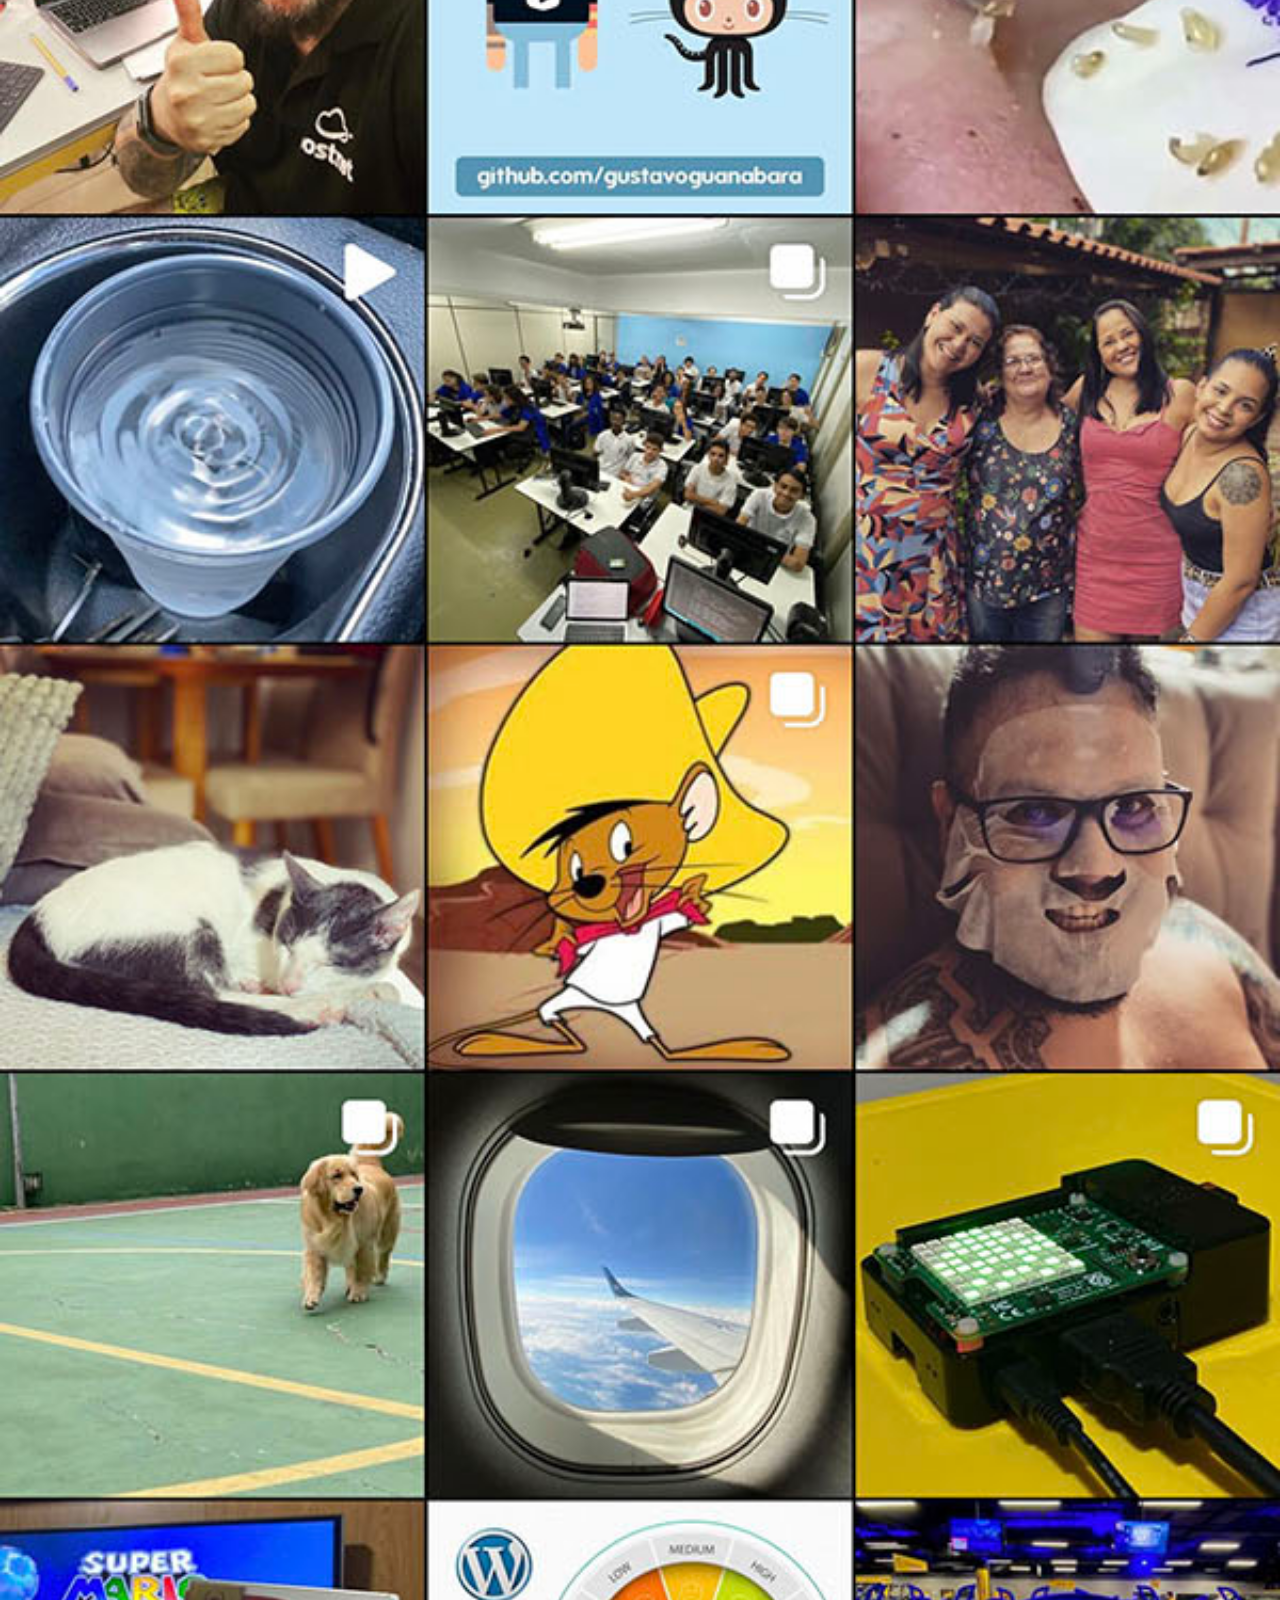
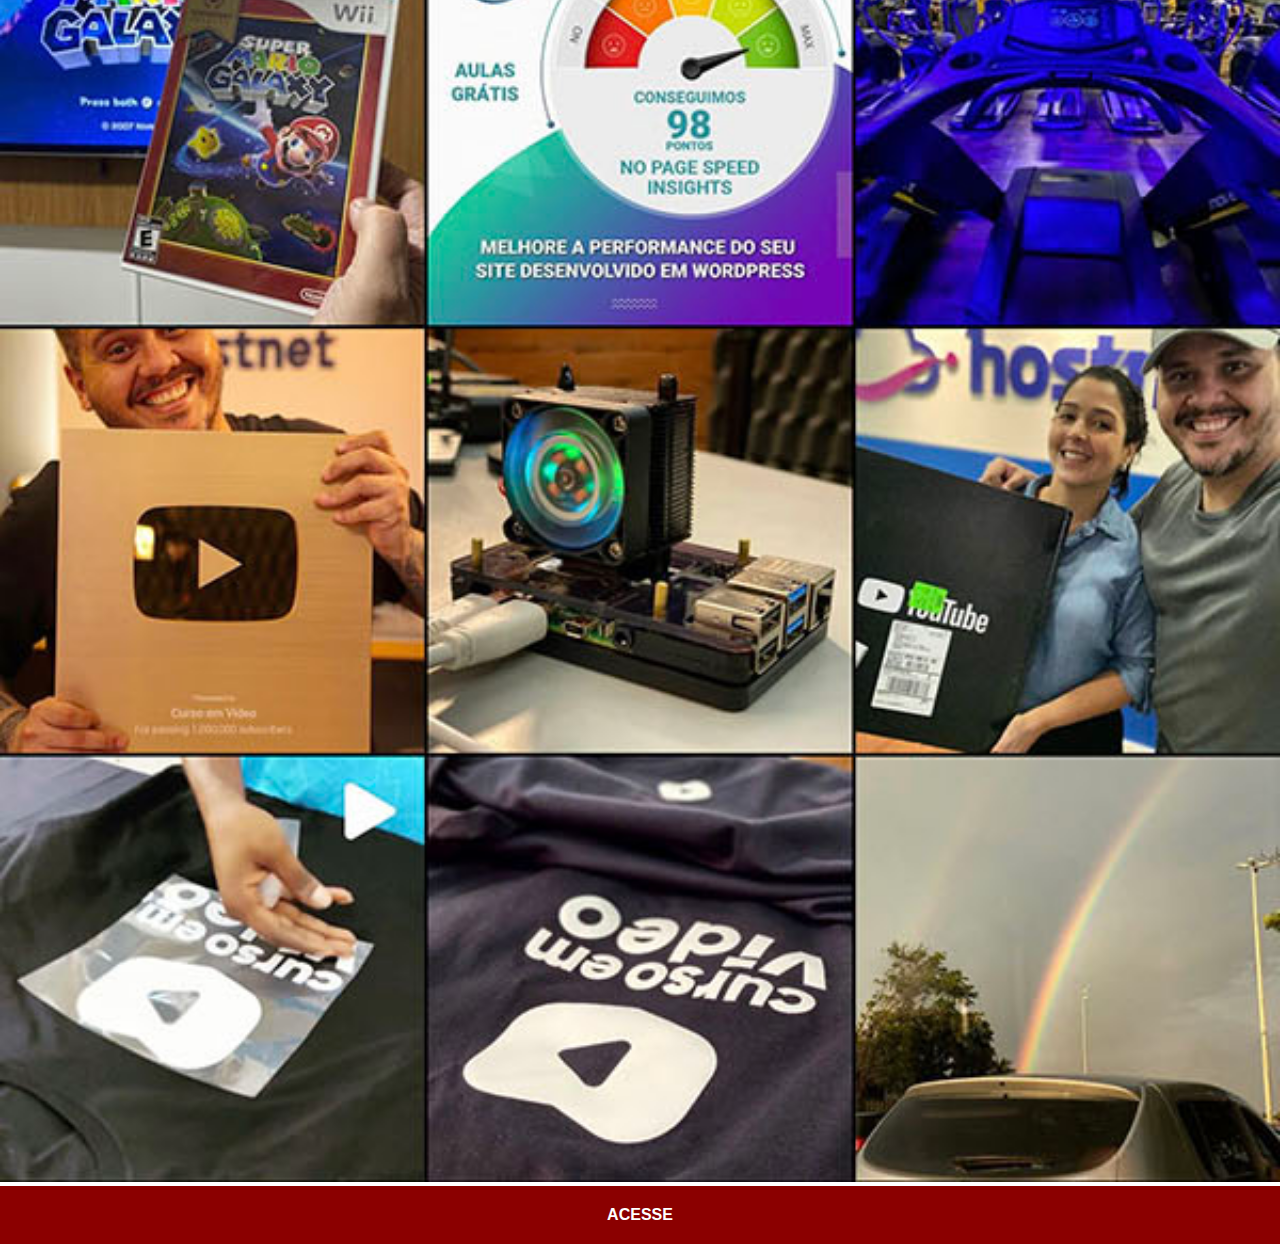
<file: instagram.html>
<!DOCTYPE html>
<html lang="pt-br">
<head>
    <meta charset="UTF-8">
    <meta name="viewport" content="width=device-width, initial-scale=1.0">
    <title>Instagram</title>
    <link rel="stylesheet" href="estilos/social.css">
</head>
<body>
    <img src="imagens/tela-instagram.jpg" alt="Instagram">
    <a href="https://instagram.com/gustavoguanabara" target="_blank">ACESSE</a>
</body>
</html>
</file>
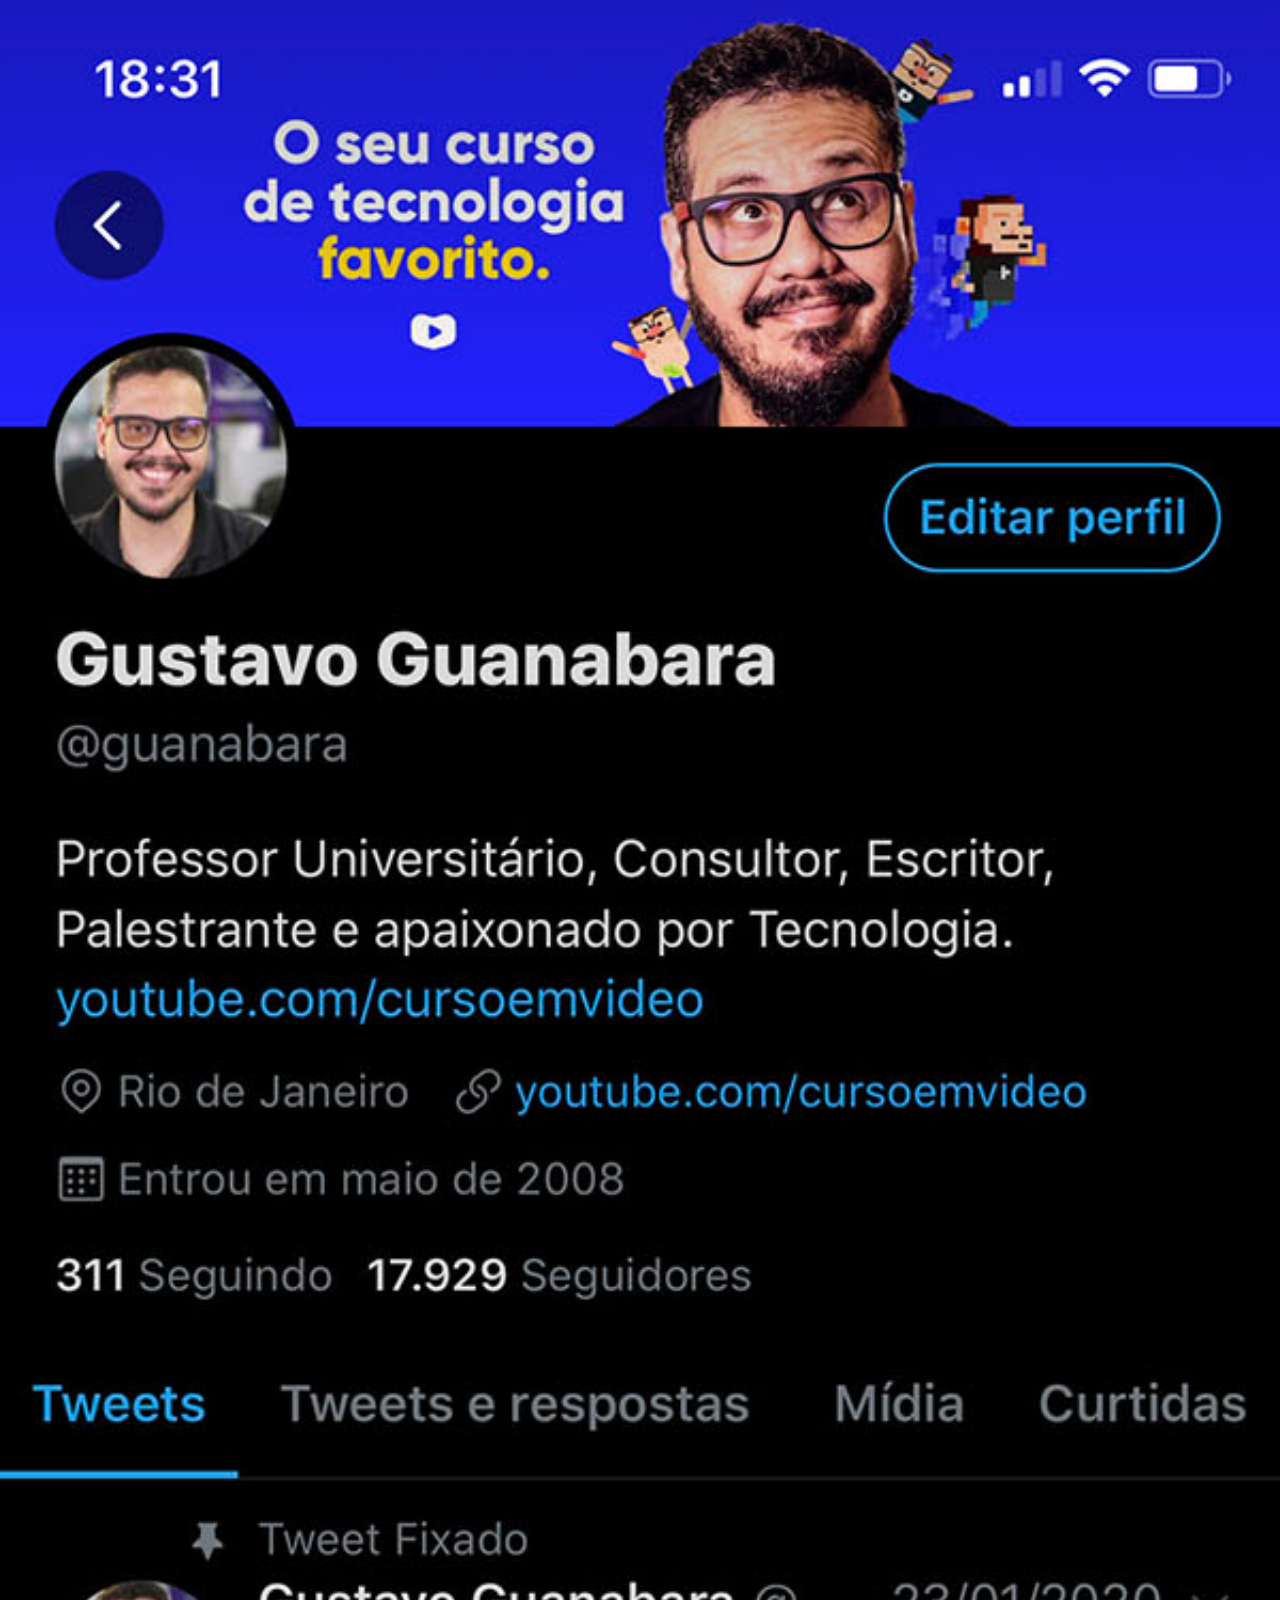
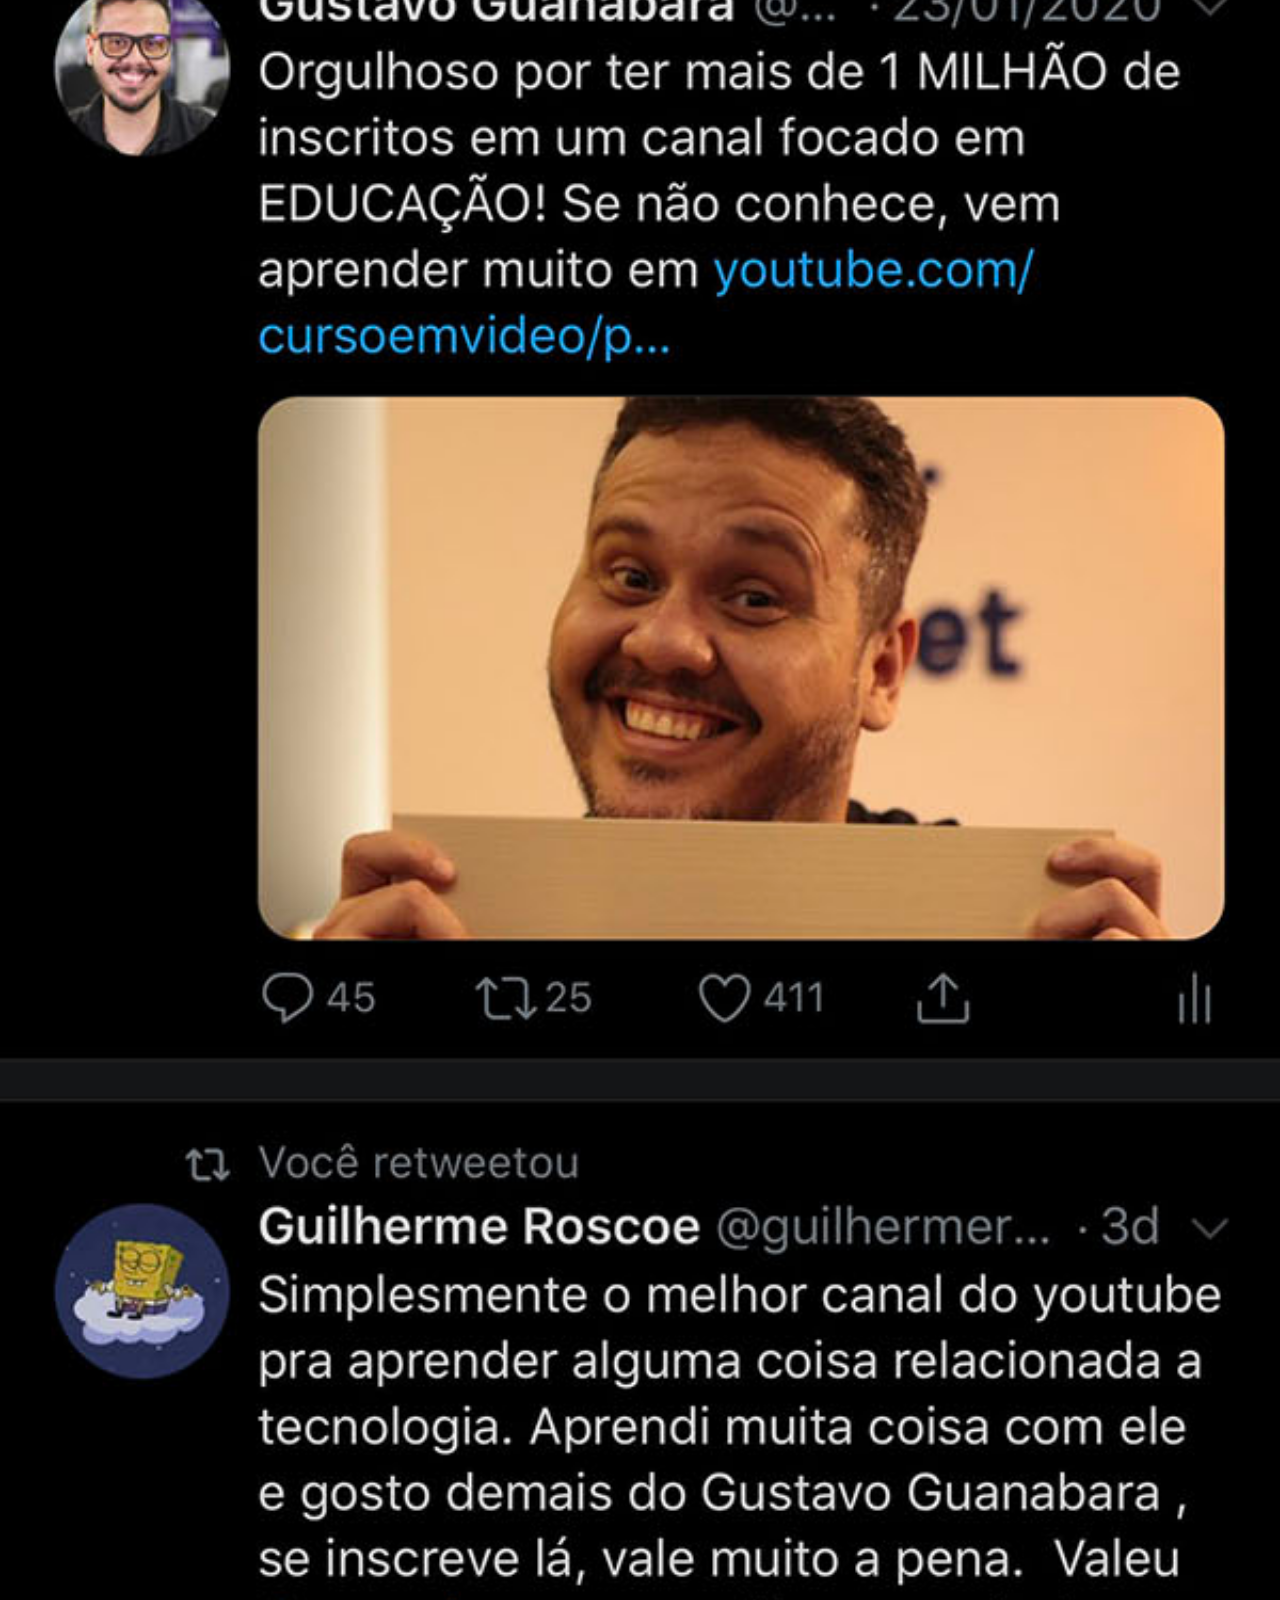
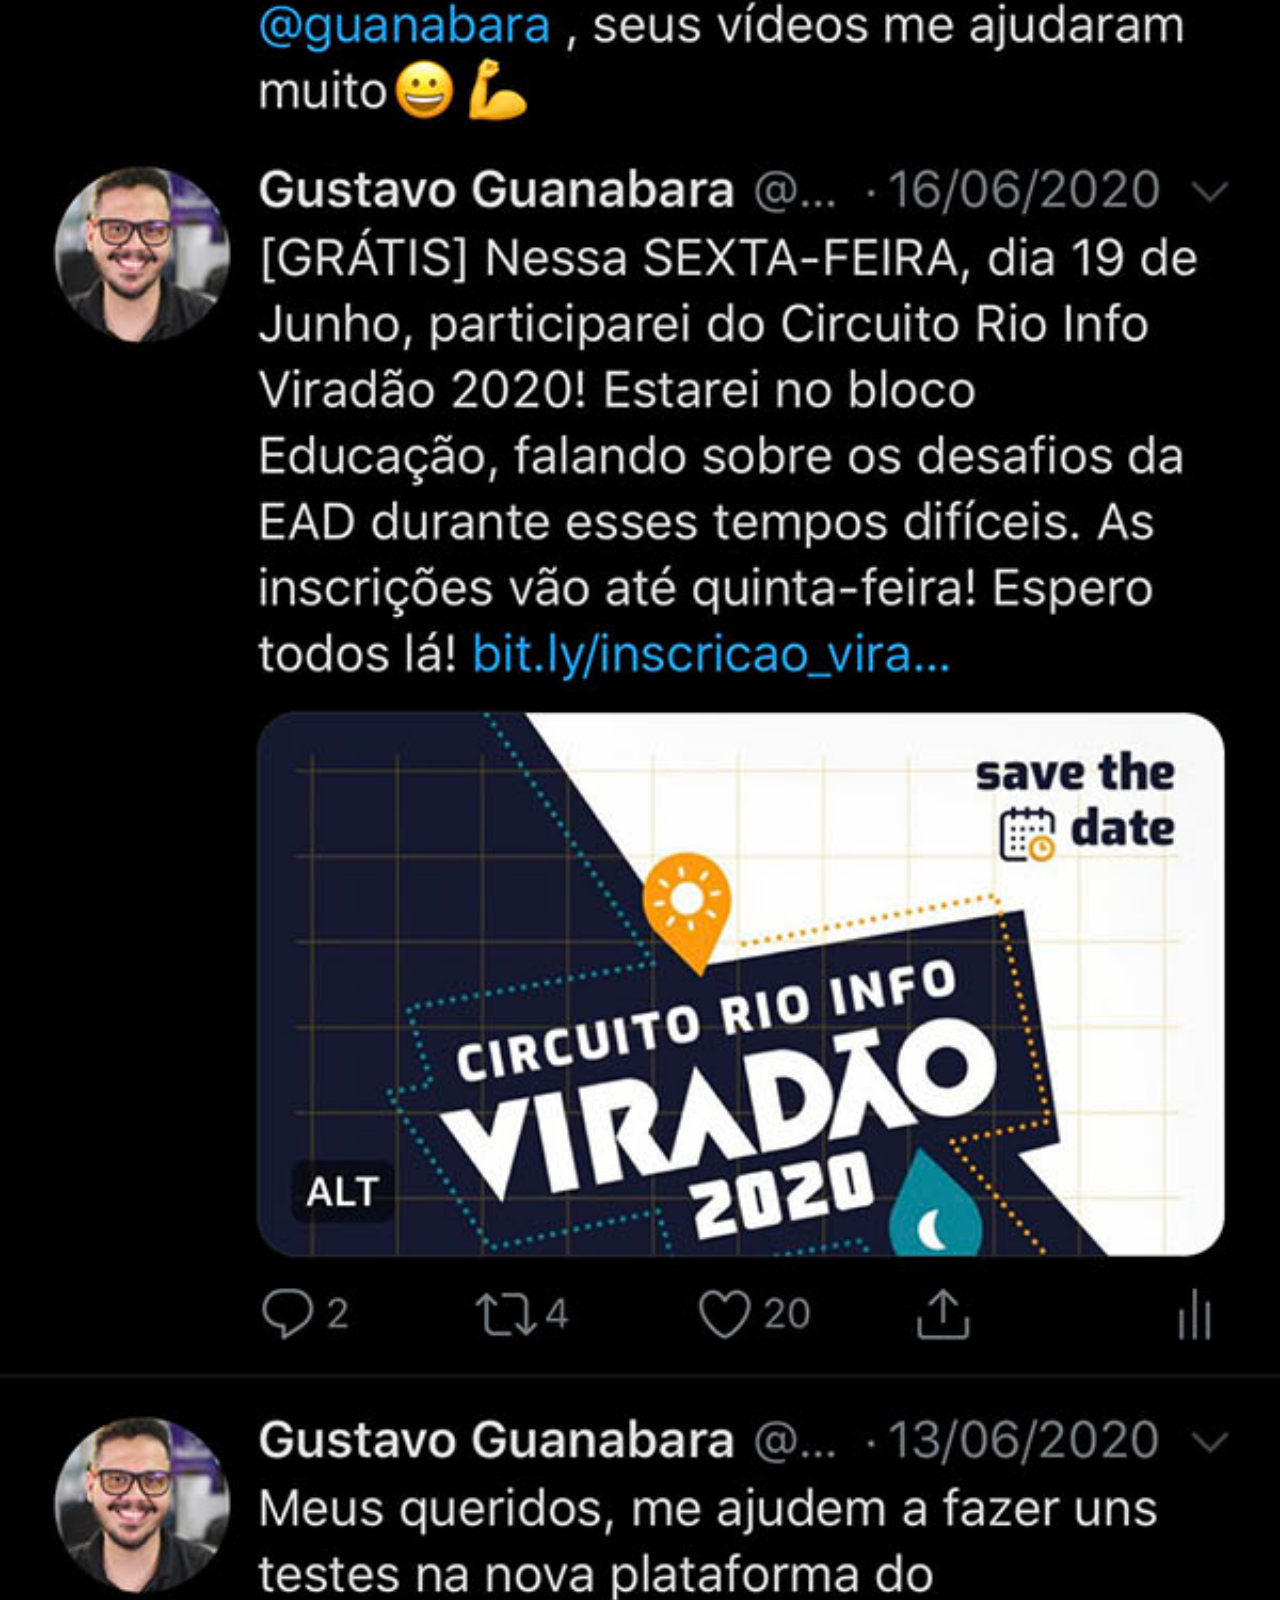
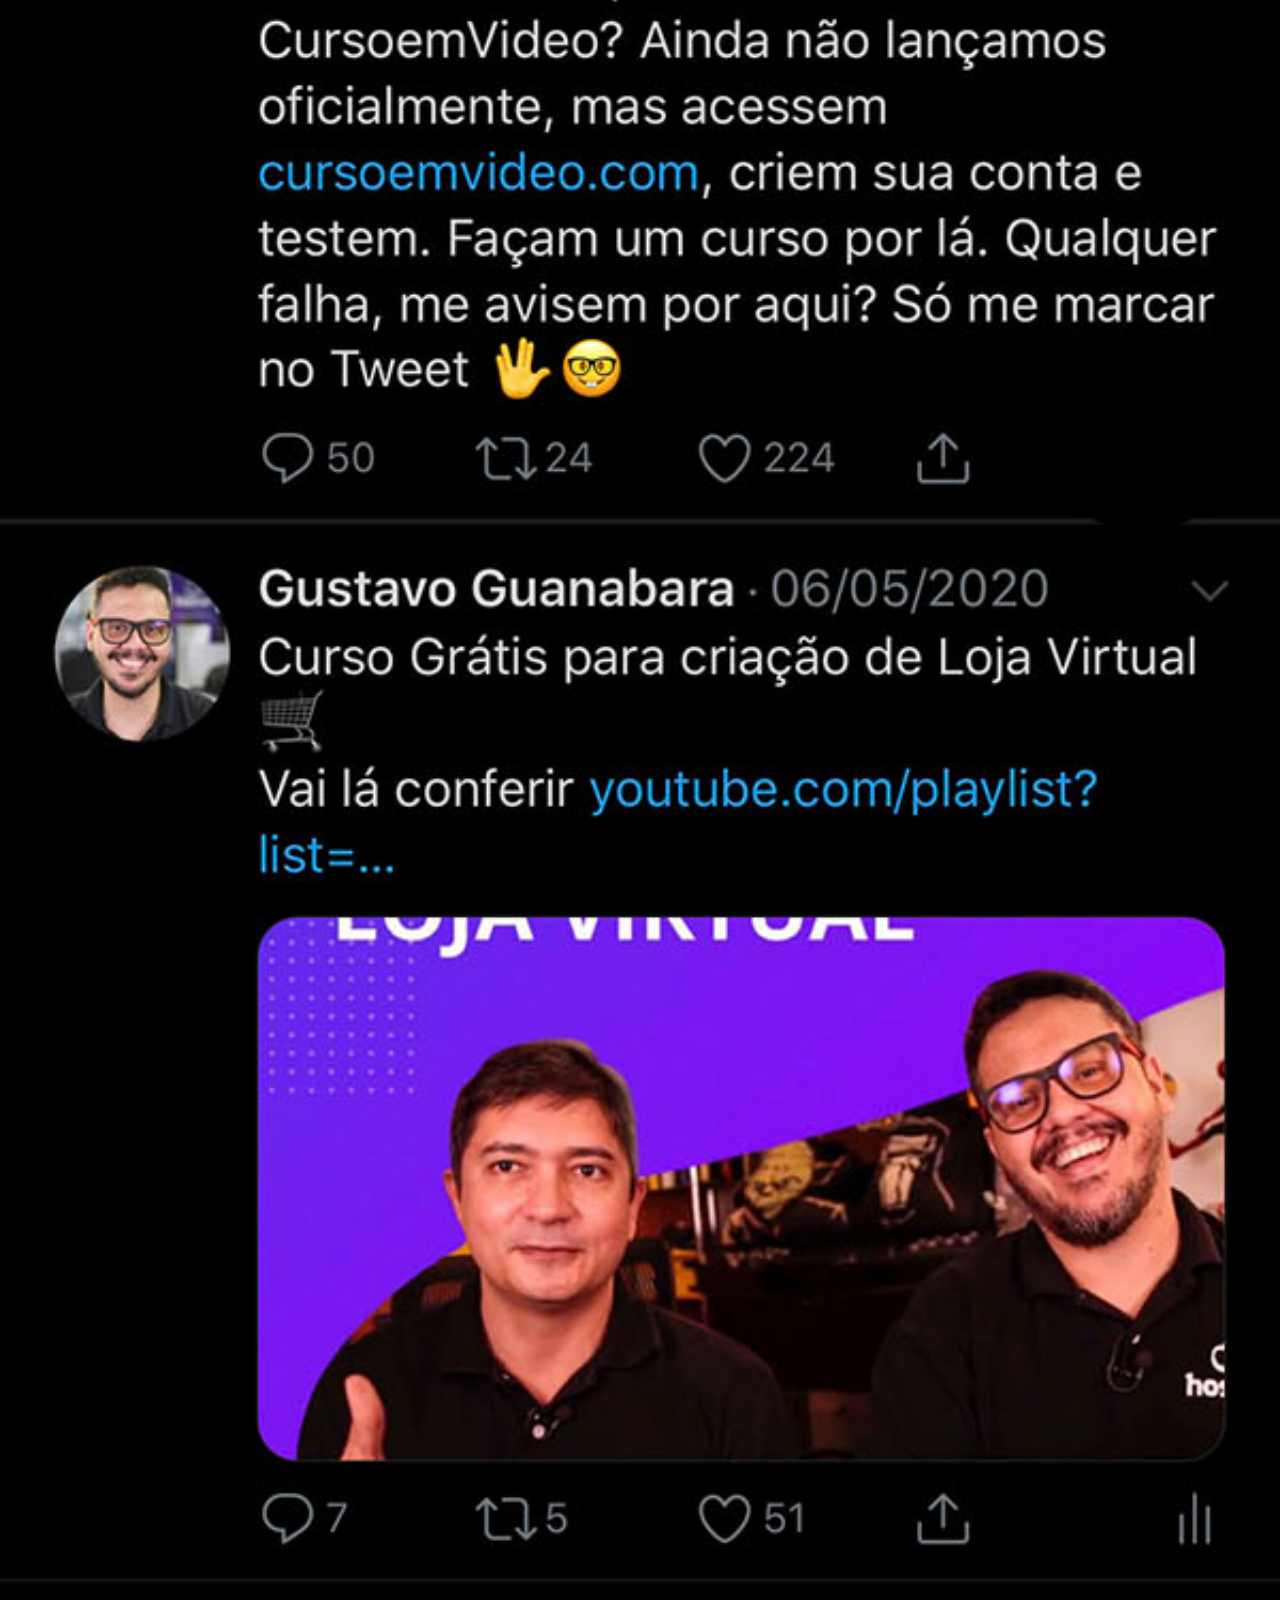
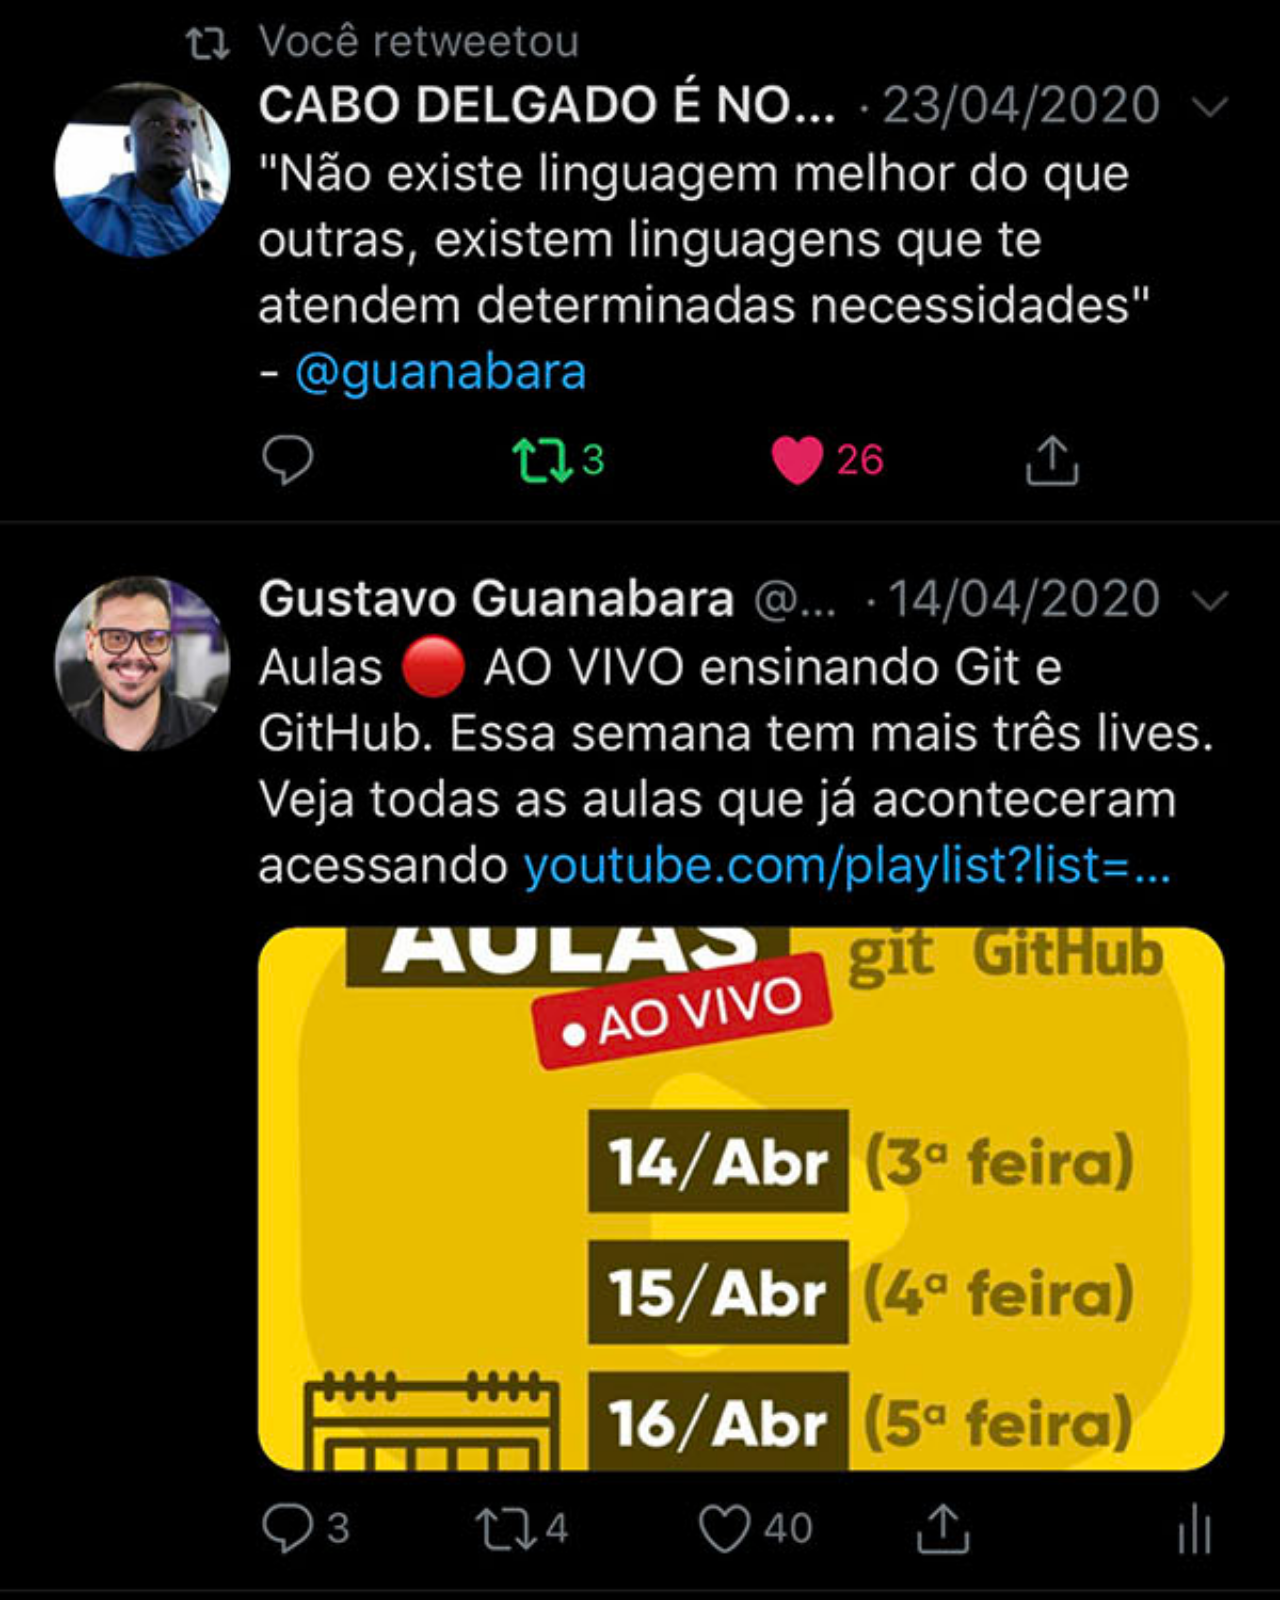
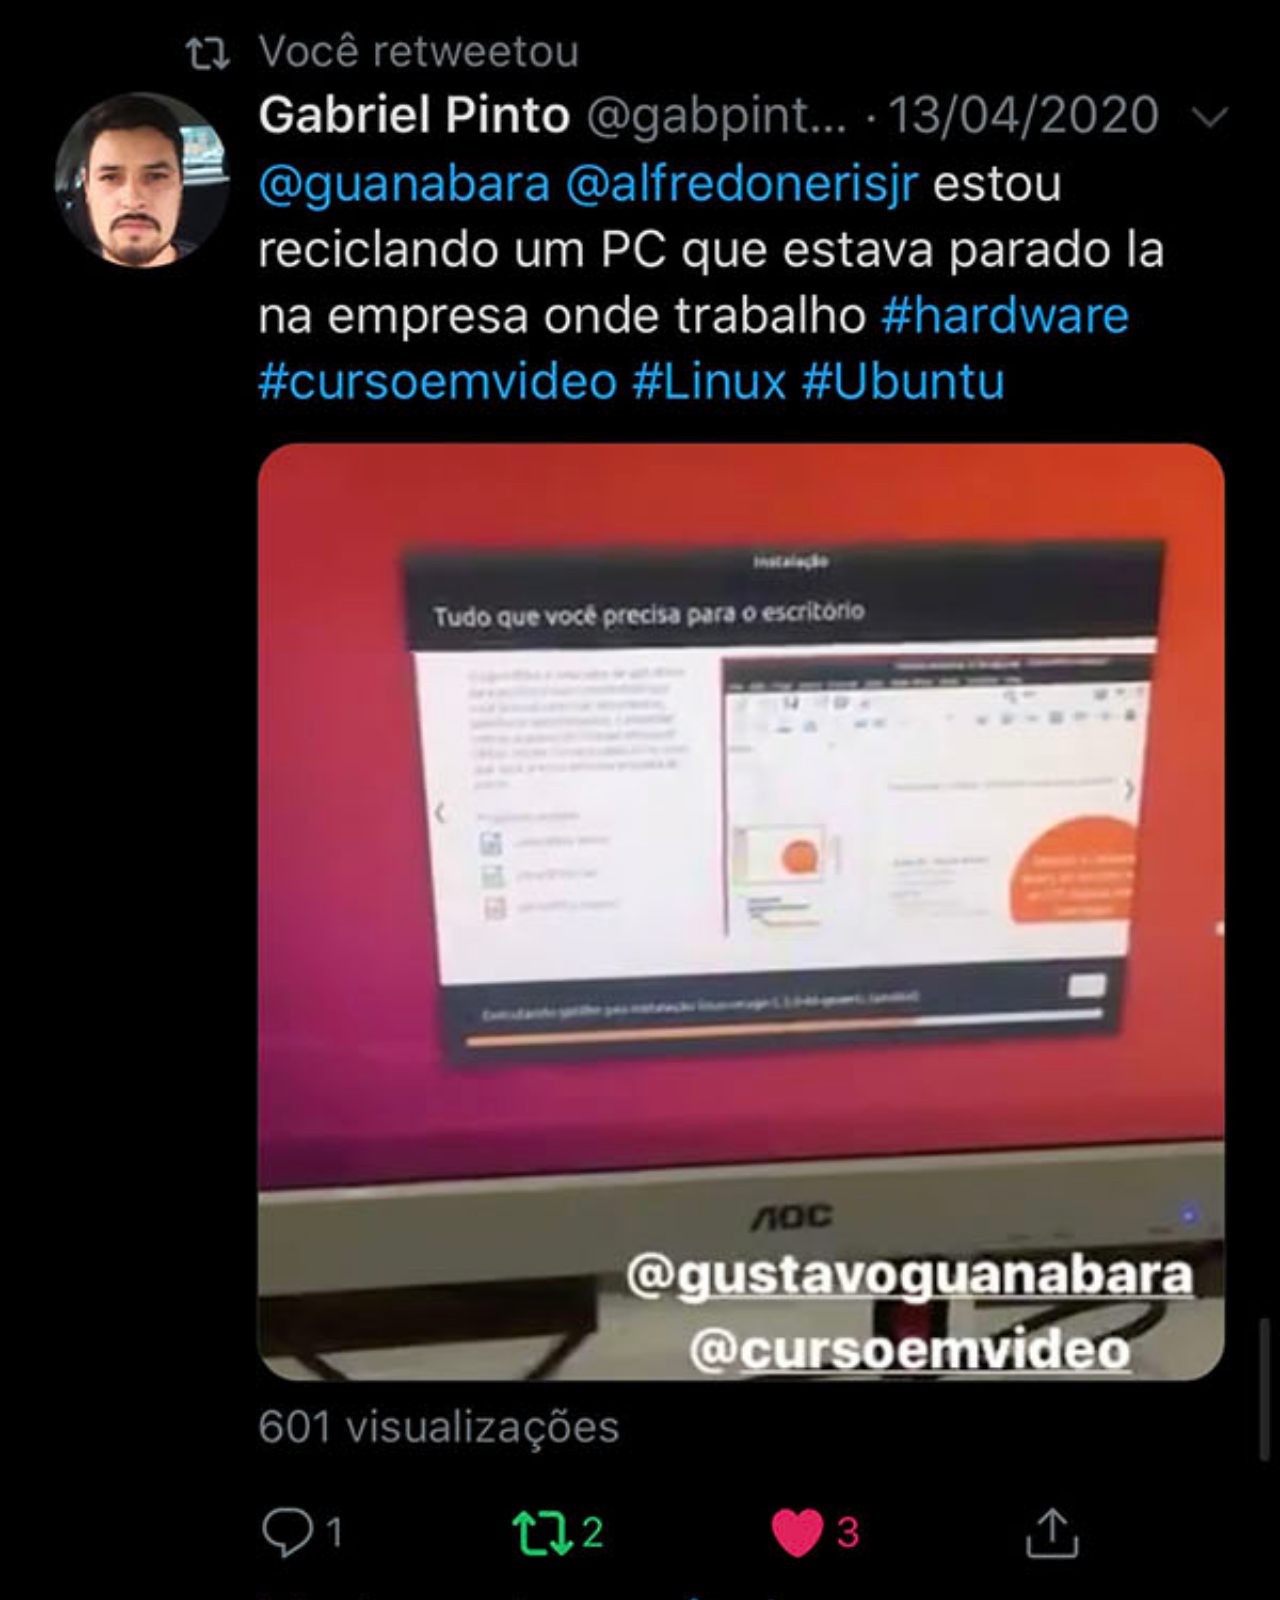
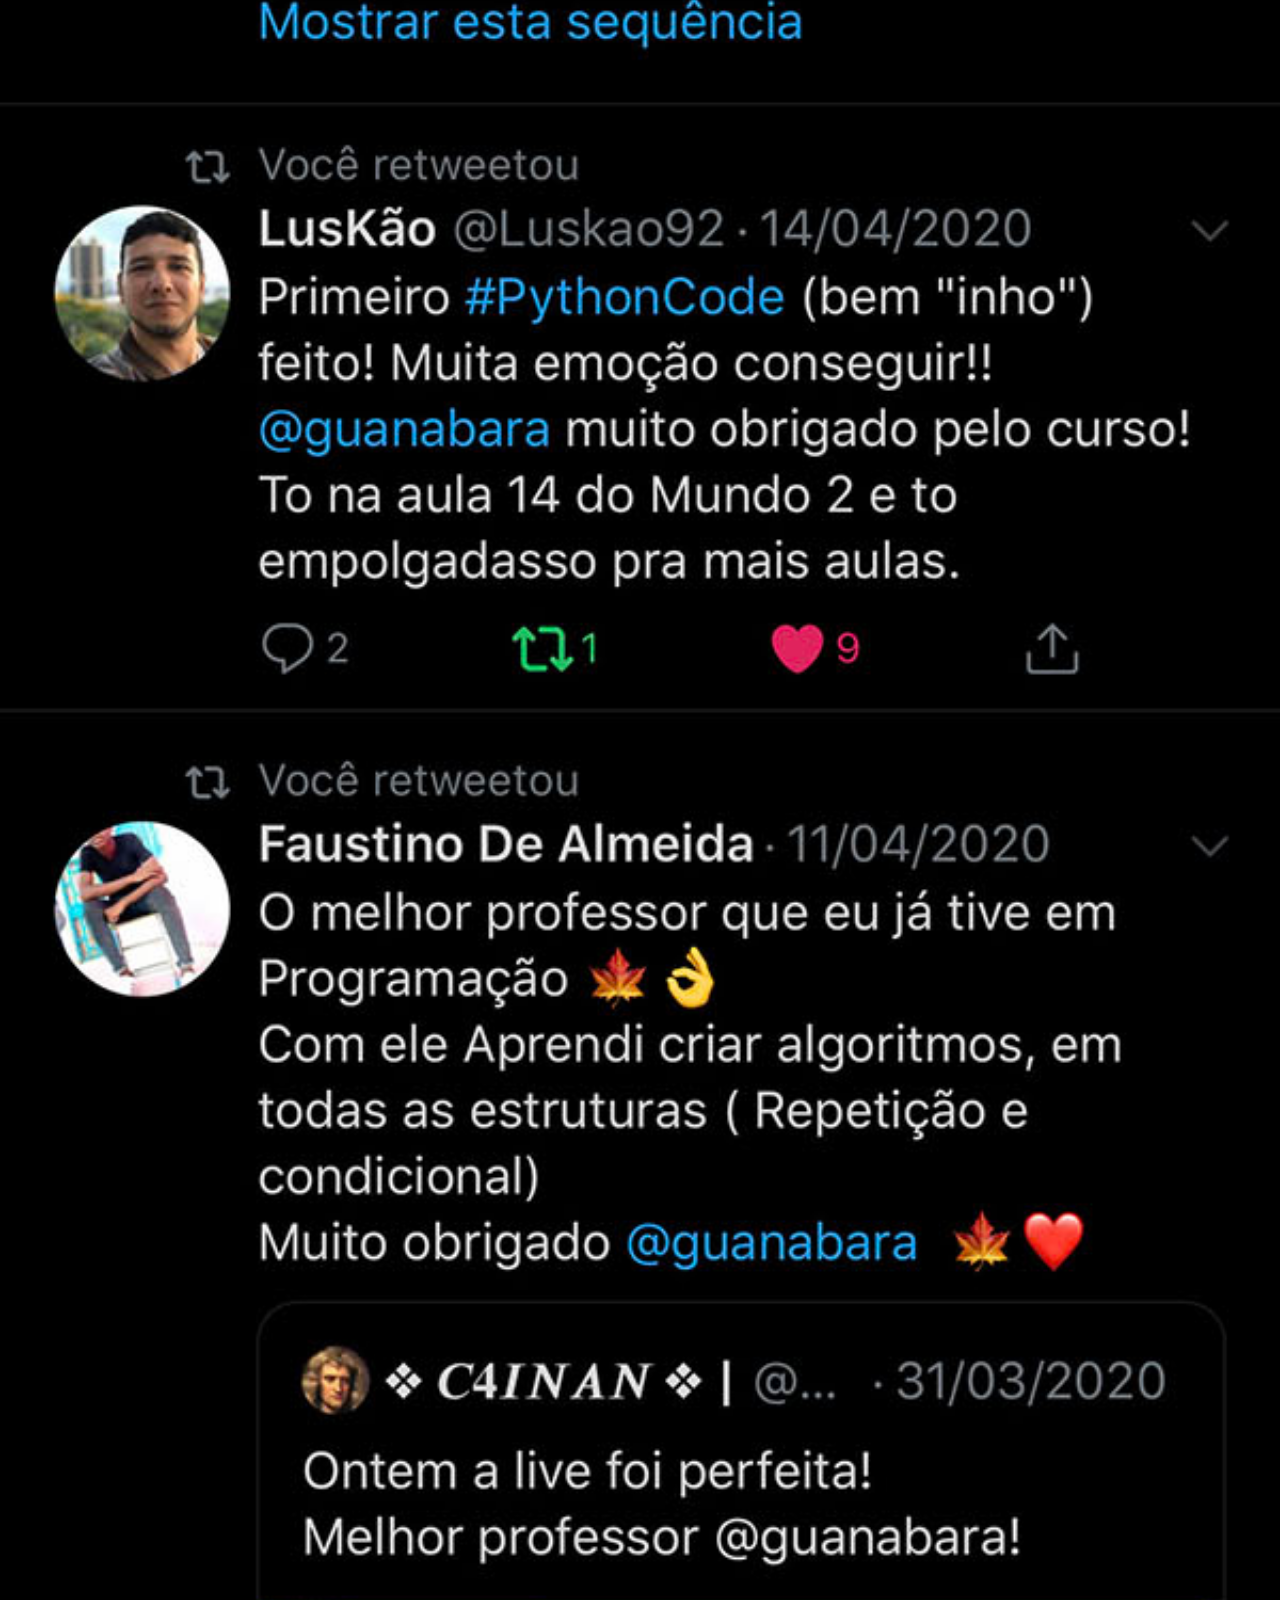
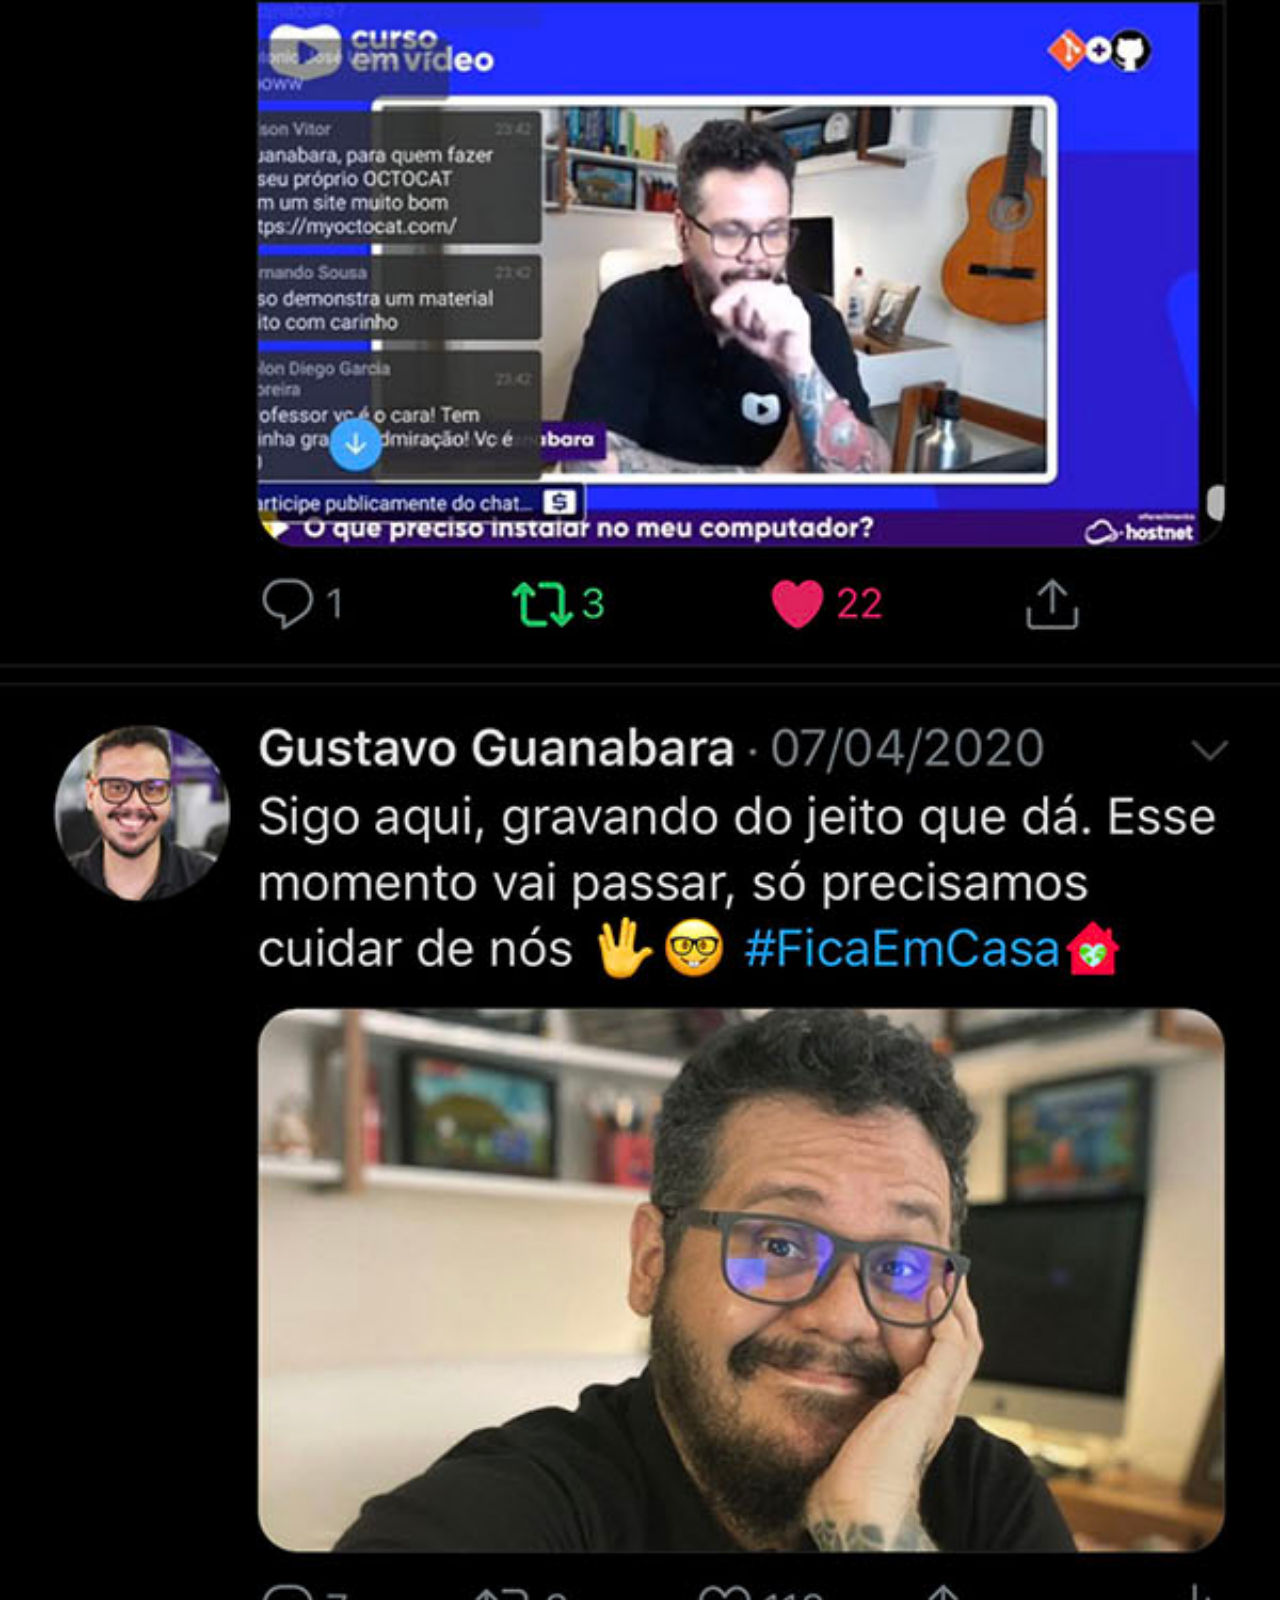
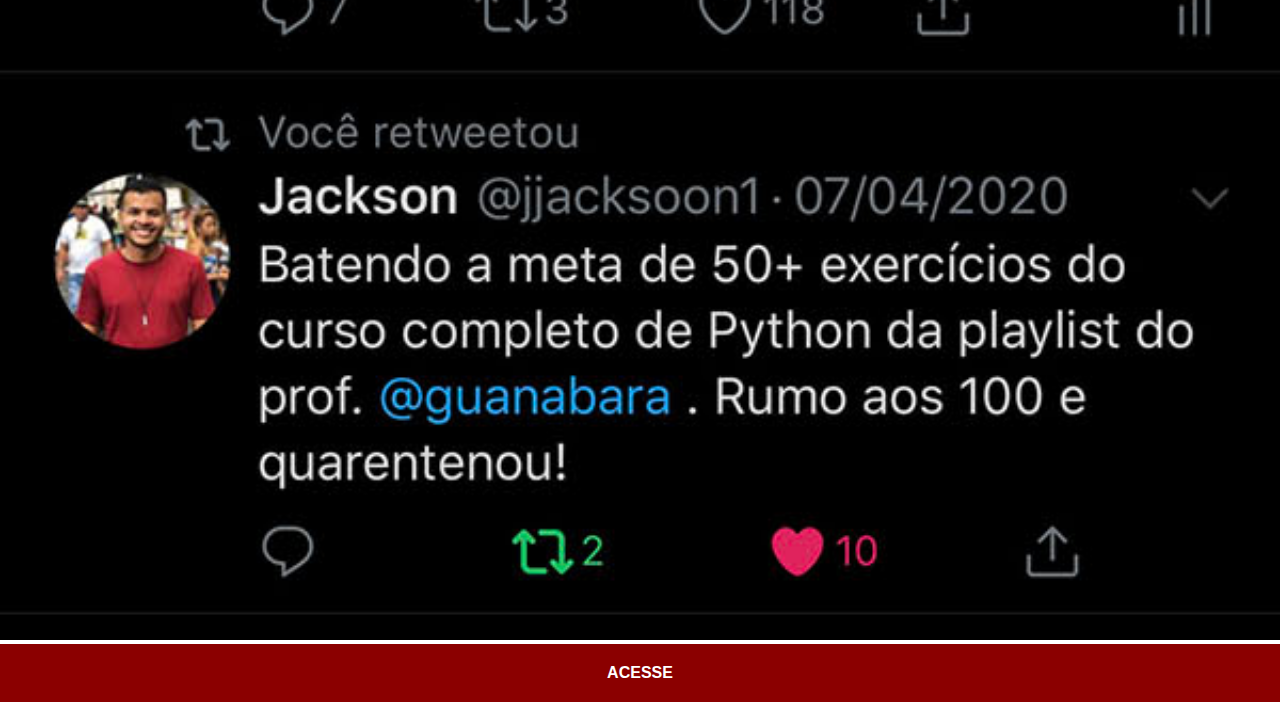
<file: twitter.html>
<!DOCTYPE html>
<html lang="pt-br">
<head>
    <meta charset="UTF-8">
    <meta name="viewport" content="width=device-width, initial-scale=1.0">
    <title>Twitter</title>
    <link rel="stylesheet" href="estilos/social.css">
</head>
<body>
    <img src="imagens/tela-twitter.jpg" alt="Twitter">
    <a href="https://twitter.com" target="_blank">ACESSE</a>
</body>
</html>
</file>
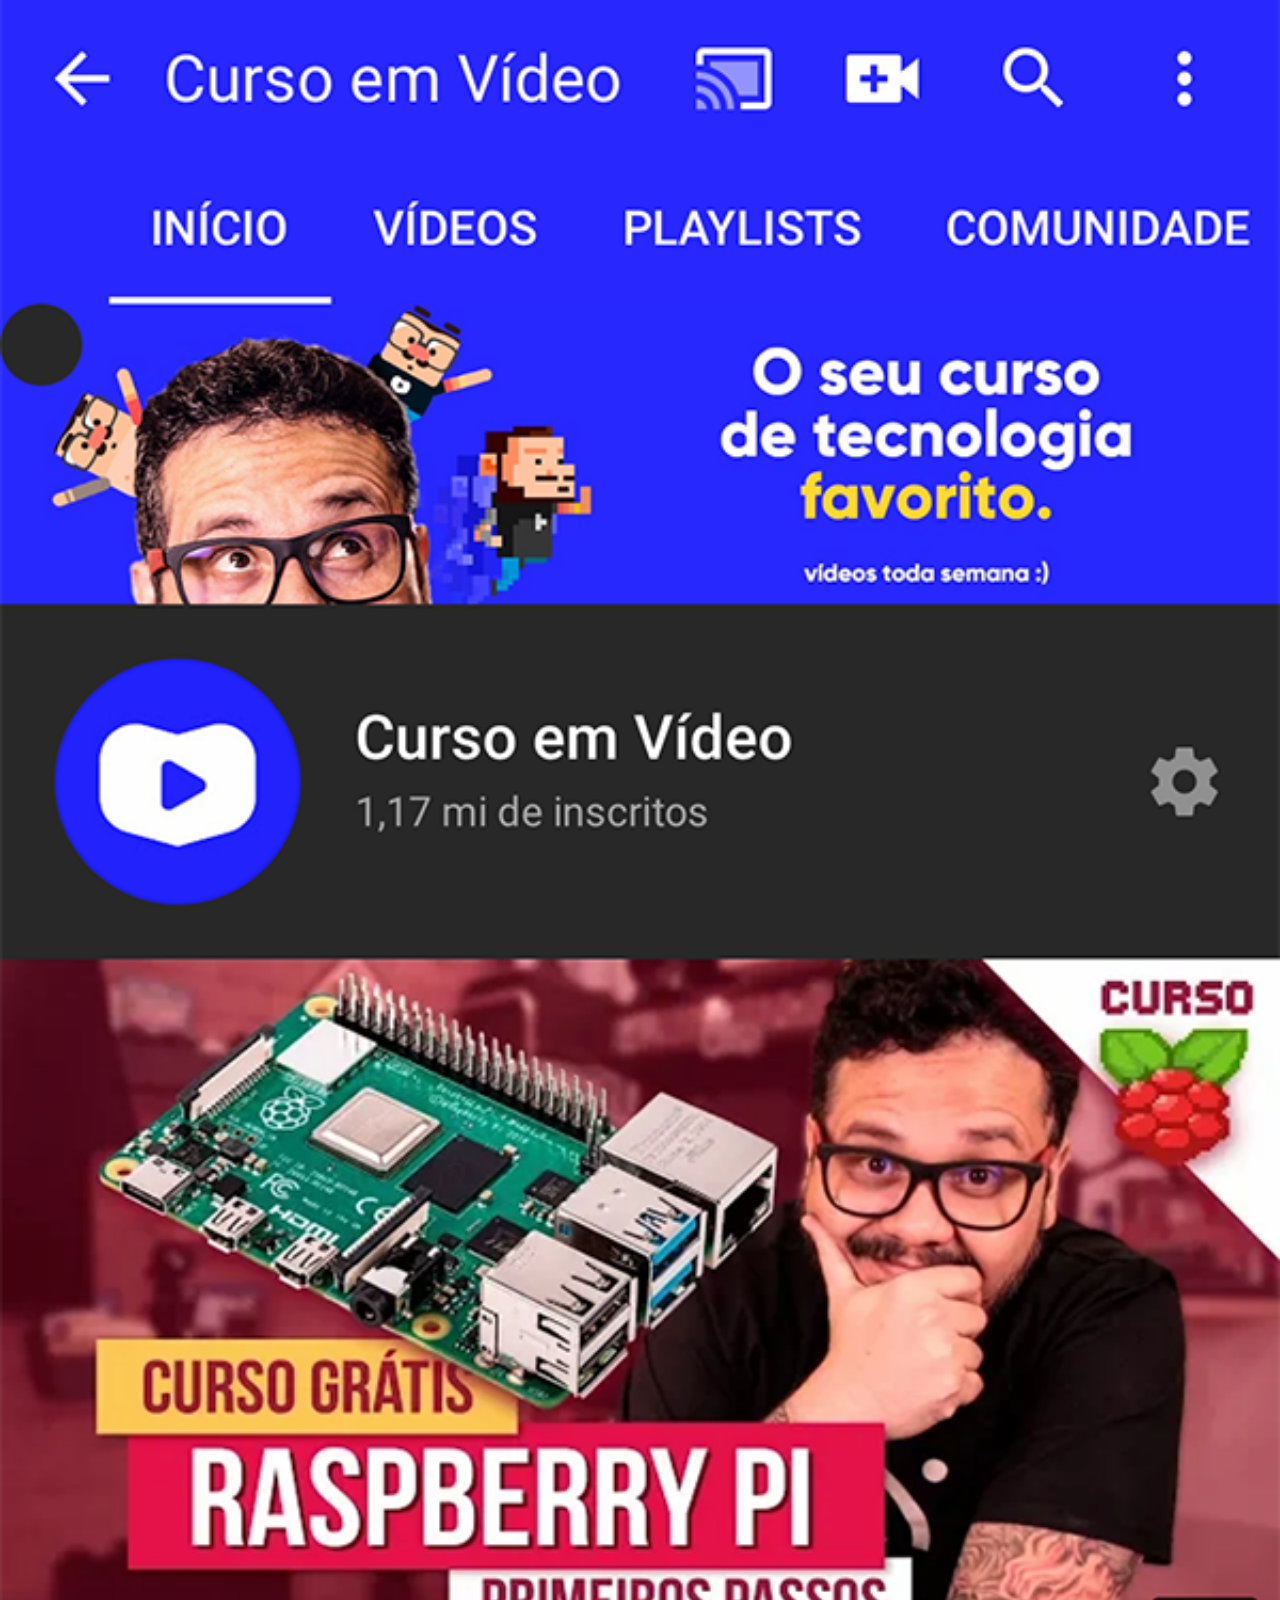
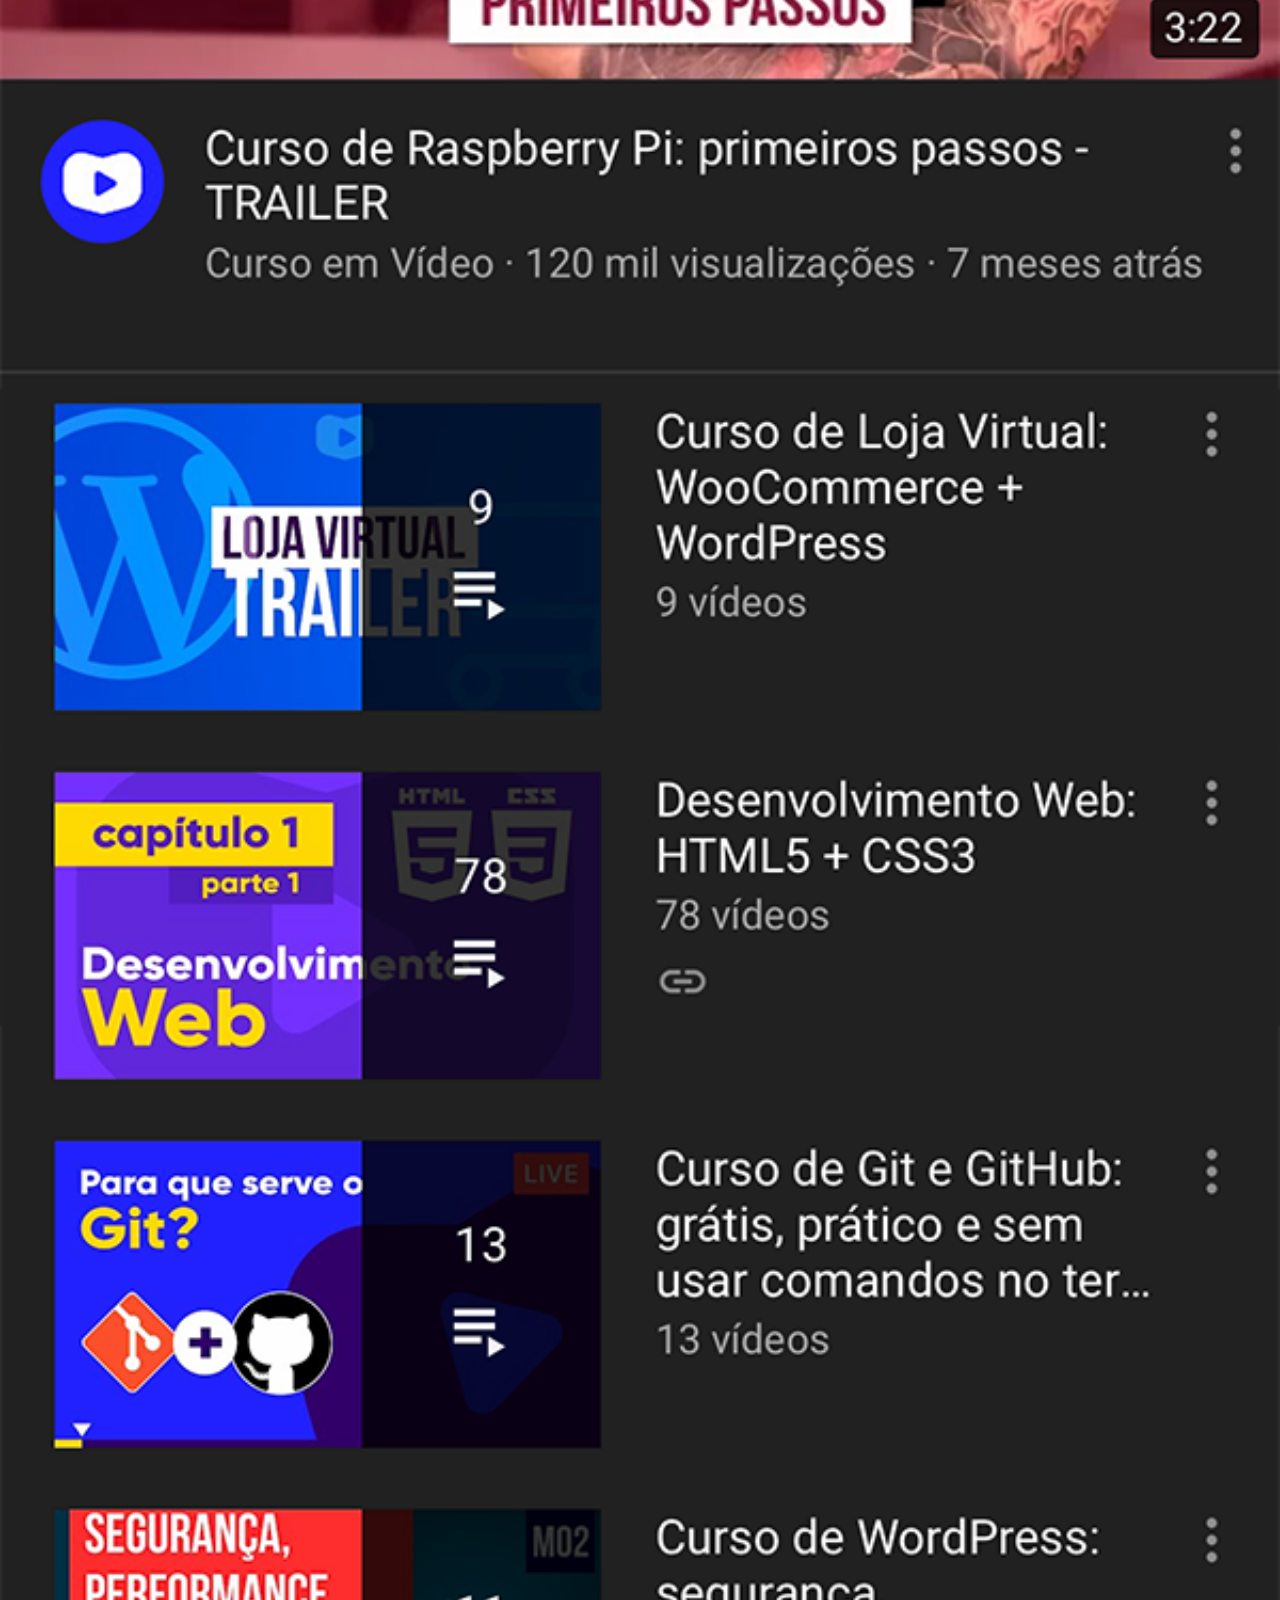
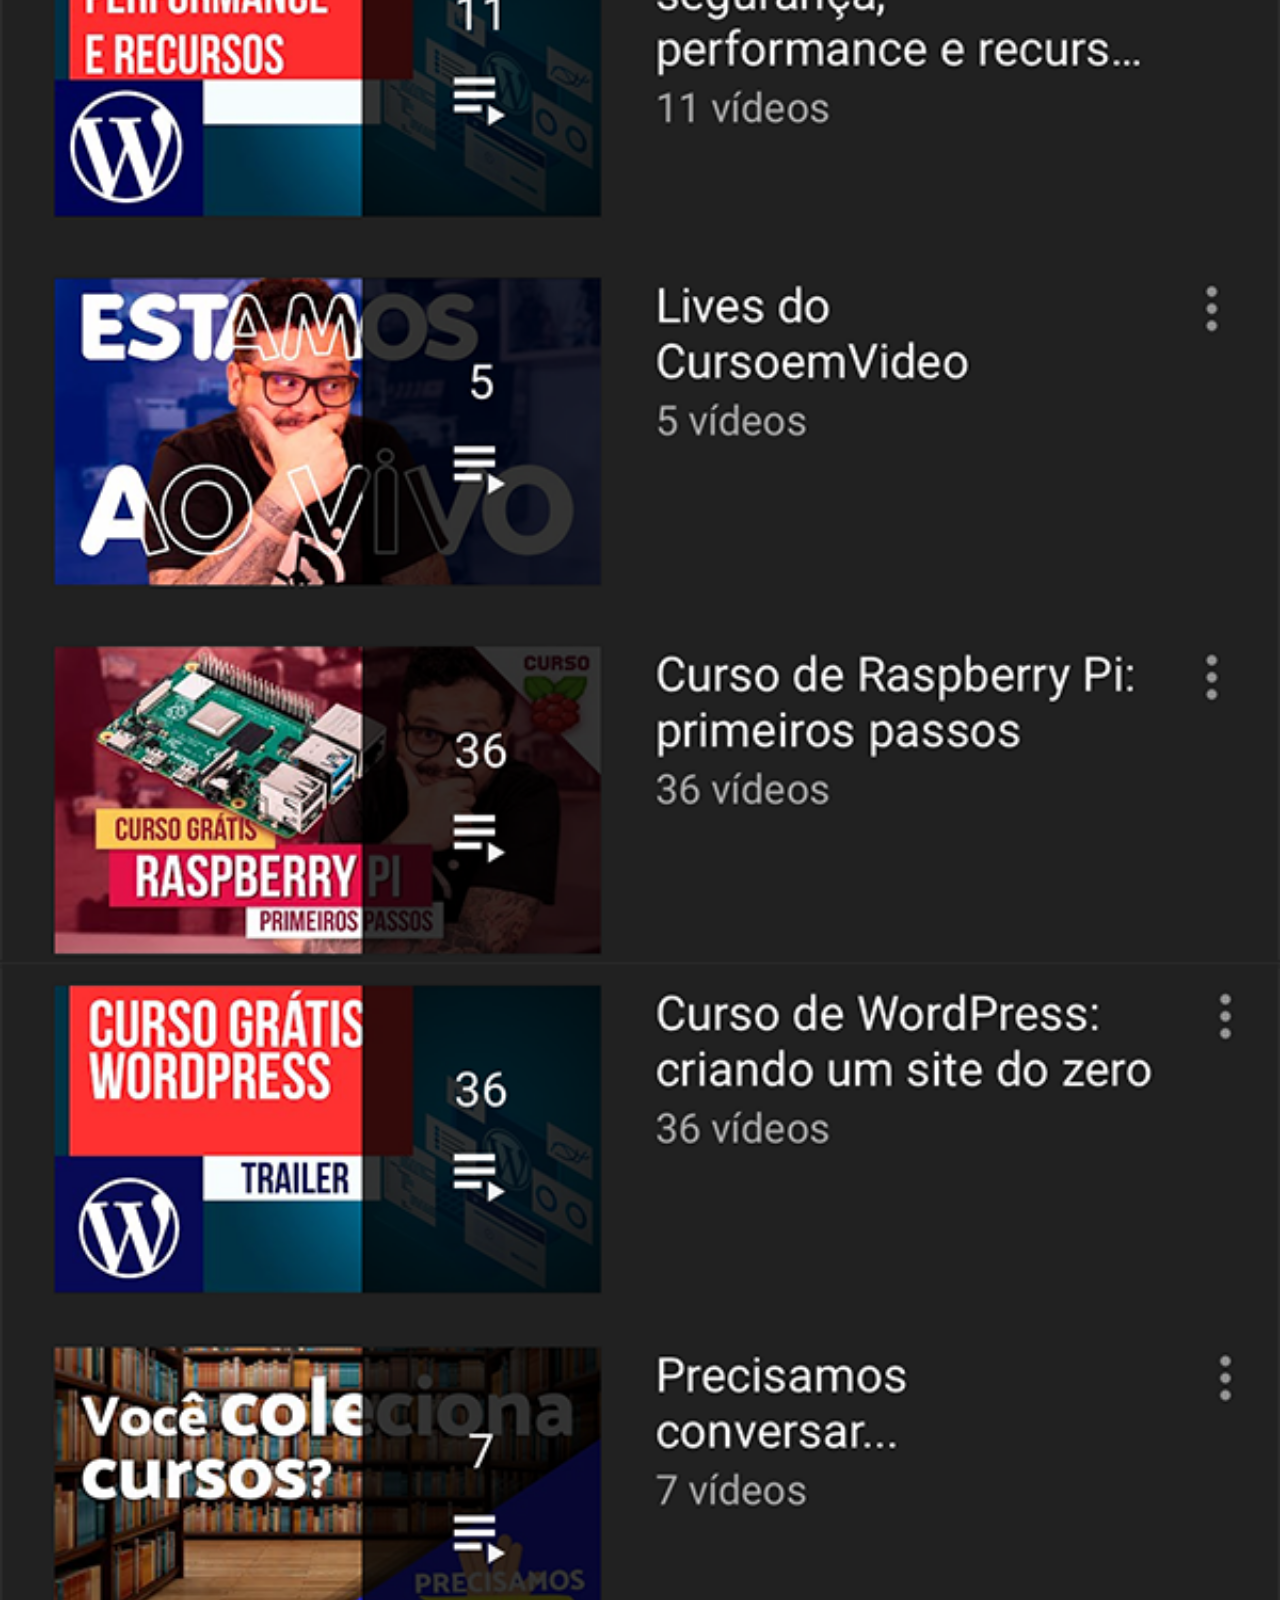
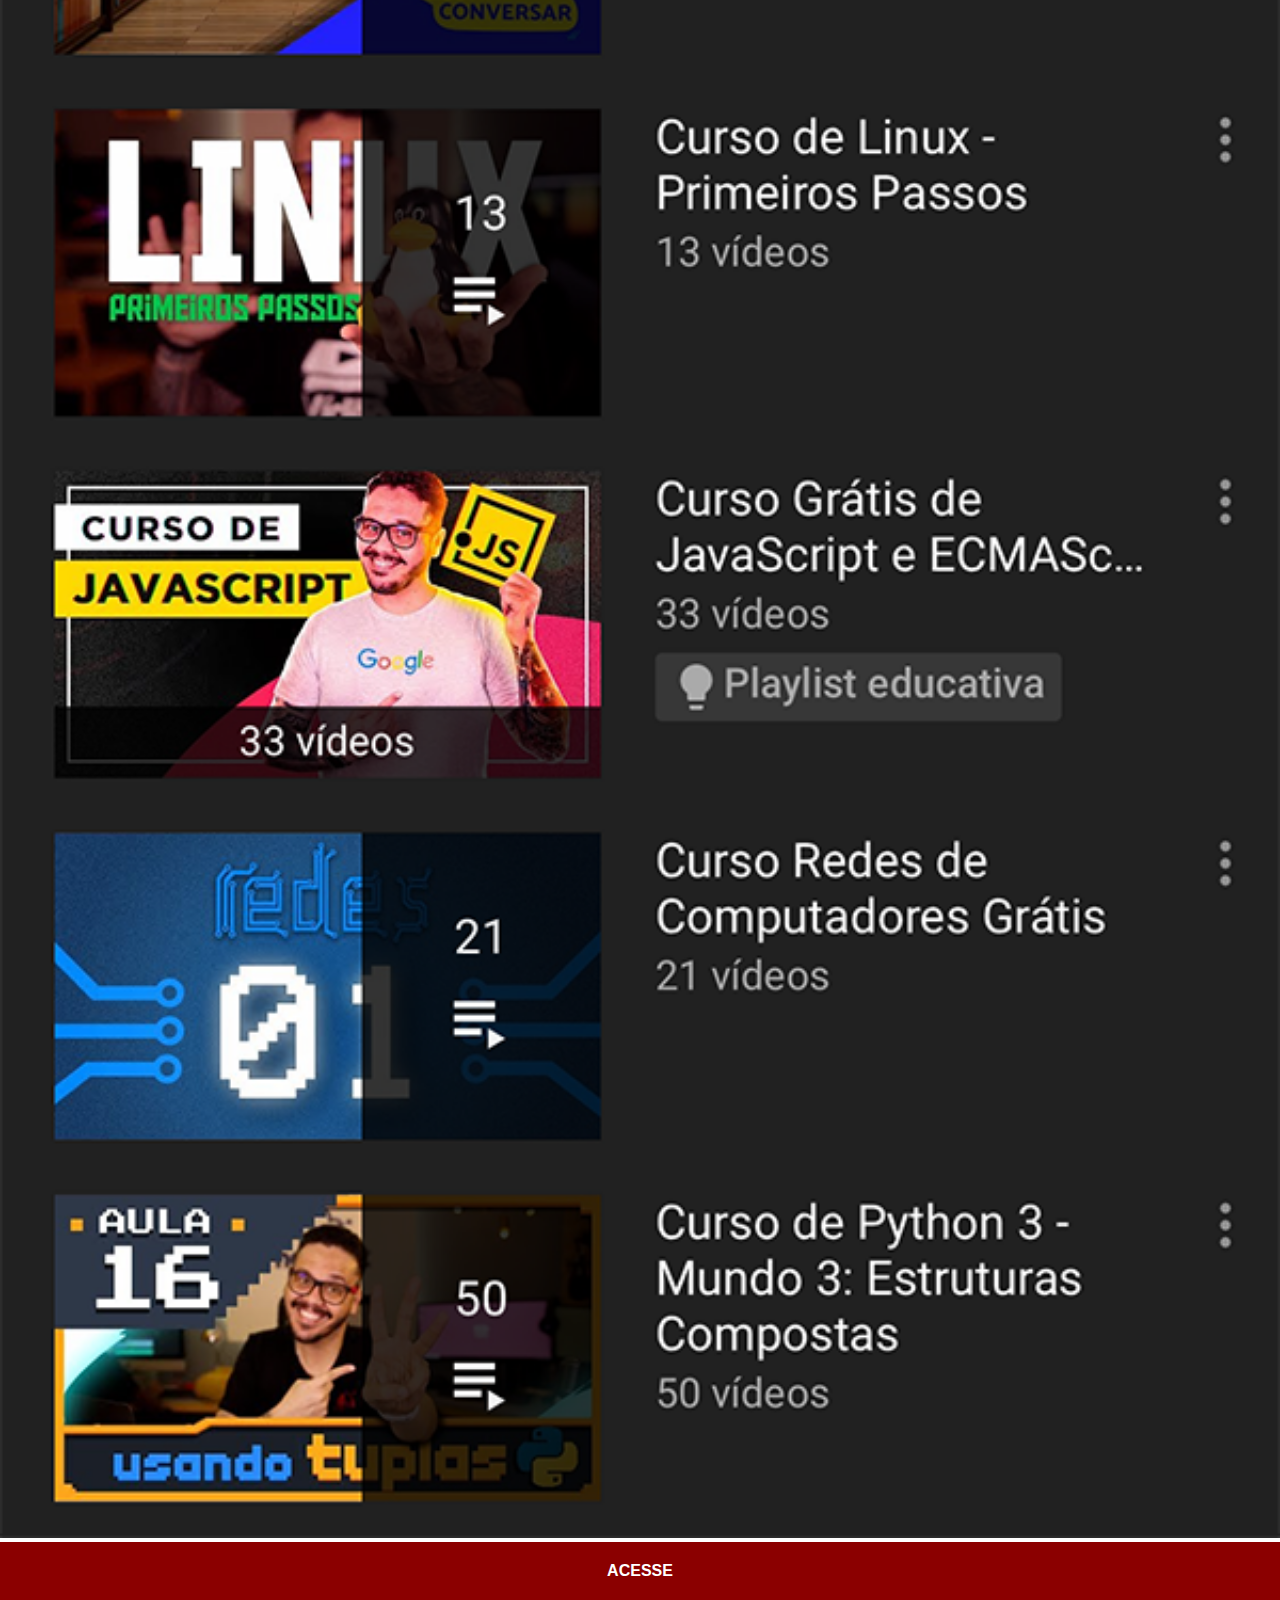
<file: youtube.html>
<!DOCTYPE html>
<html lang="pt-br">
<head>
    <meta charset="UTF-8">
    <meta name="viewport" content="width=device-width, initial-scale=1.0">
    <title>YouTube</title>
    <link rel="stylesheet" href="estilos/social.css">
</head>
<body>
    <img src="imagens/tela-youtube.png" alt="YouTube">
    <a href="https://www.youtube.com/@CursoemVideo/playlists" target="_blank">ACESSE</a>
</body>
</html>
</file>
<file: estilos/style.css>
@charset "utf-8";

*{
    margin: 0px;
    padding: 0px;
    font-family: Arial, Helvetica, sans-serif;
}

html, body{
    height: 100vh;
    width: 100vw;
    background-color: black;
}

body{
    background: url('../imagens/fundo-madeira.jpg') no-repeat top center;
    background-size: cover;
    background-attachment: fixed;
}

main{
    height: 100vh;
    position: relative;
}

section#telefone{
    height: 627px;
    width: 311px;
    position: absolute;
    top: 50%;
    left: 50%;
    transform: translate(-50%, -50%);
    background: url('../imagens/frame-iphone.png') no-repeat;
}

iframe#tela{
    position: relative;
    top: 80px;
    left: 22px;
    width: 267px;
    height: 471px;
}

section#redes-sociais{
    text-align: right;
}

section#redes-sociais img{
    width: 50px;
    height: 50px;
    margin: 10px;
    border-radius: 50%;
    box-shadow: 2px 2px 5px rgba(0, 0, 0, 0.400);
    box-sizing: border-box;
}

section#redes-sociais img:hover{
    border: 2px solid rgba(255, 255, 255, 0.637);
    transform: translate(-3px, -3px);
    box-shadow: 5px 5px 10px rgba(0, 0, 0, 0.623);
    transition: transform 0.2s;
}
</file>
<file: estilos/social.css>
@charset "utf-8";

*{
    margin: 0px;
    padding: 0px;
    font-family: Arial, Helvetica, sans-serif;
}

::-webkit-scrollbar{
    width: 0px;
    height: 0px;
}

img{
    width: 100vw;
}

a{
    display: block;
    background-color: darkred;
    color: white;
    padding: 20px;
    text-align: center;
    font-weight: bolder;
    text-decoration: none;
}

a:hover{
    background-color: red;
}
</file>
